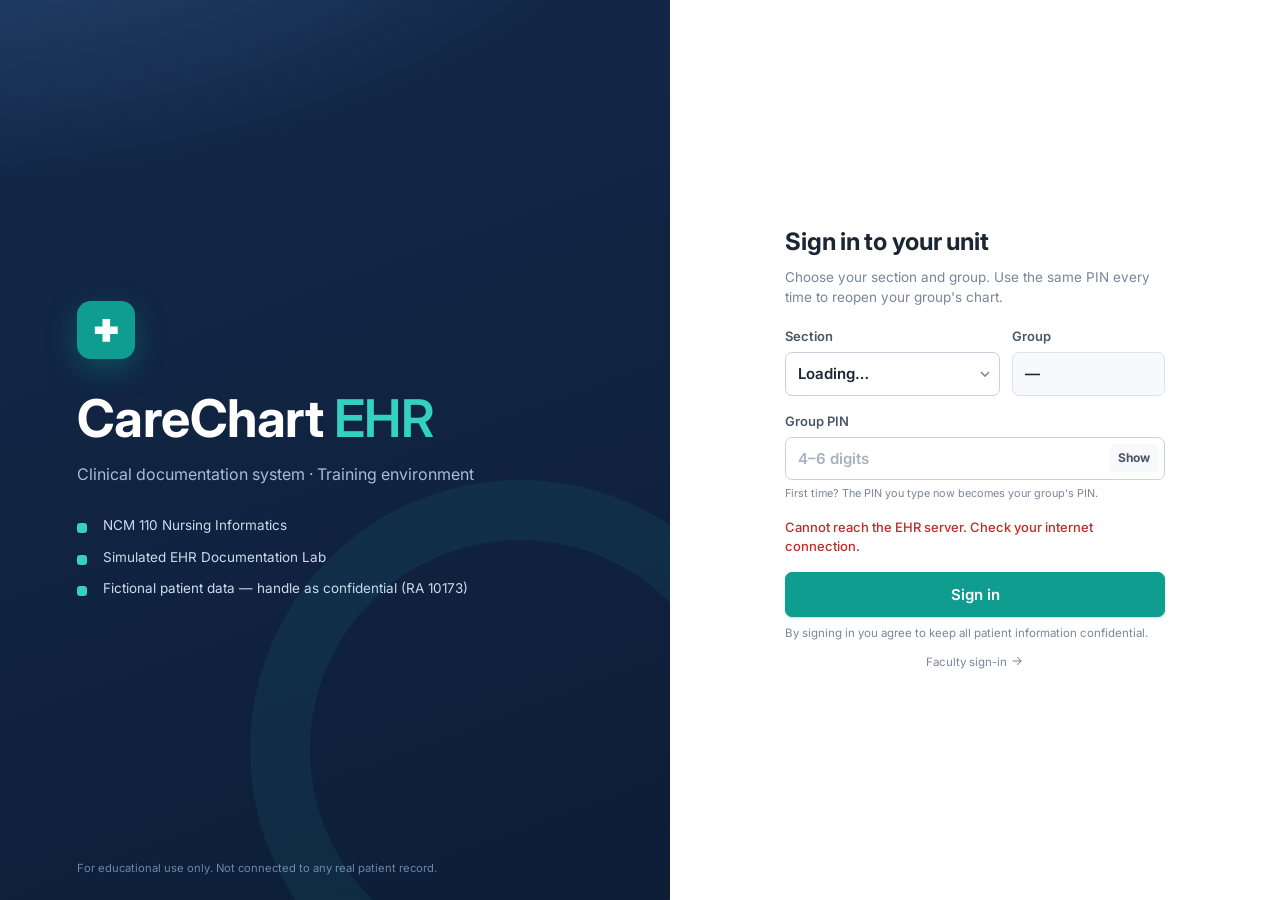
<file: index.html>
<!doctype html>
<html lang="en">
<head>
  <meta charset="utf-8">
  <meta name="viewport" content="width=device-width, initial-scale=1">
  <title>CareChart EHR – Training</title>
  <meta name="description" content="NCM 110 Nursing Informatics simulated electronic health record documentation lab.">
  <link rel="preconnect" href="https://fonts.googleapis.com">
  <link rel="preconnect" href="https://fonts.gstatic.com" crossorigin>
  <link href="https://fonts.googleapis.com/css2?family=Inter:wght@400;500;600;700&display=swap" rel="stylesheet">
  <link rel="stylesheet" href="css/ehr.css?v=7304e17-mwvwgg4s">
  <link rel="icon" href="data:image/svg+xml,%3Csvg xmlns='http://www.w3.org/2000/svg' viewBox='0 0 32 32'%3E%3Crect width='32' height='32' rx='7' fill='%231e3a5e'/%3E%3Cpath d='M13 7h6v6h6v6h-6v6h-6v-6H7v-6h6z' fill='%2334d1bf'/%3E%3C/svg%3E">
</head>
<body>

<!-- ============ LOGIN ============ -->
<div id="login" class="login">
  <div class="login-brand">
    <div class="brand-mark lg"><svg viewBox="0 0 32 32"><path d="M13 7h6v6h6v6h-6v6h-6v-6H7v-6h6z"/></svg></div>
    <h1>CareChart <span>EHR</span></h1>
    <p>Clinical documentation system · Training environment</p>
    <ul class="brand-points">
      <li>NCM 110 Nursing Informatics</li>
      <li>Simulated EHR Documentation Lab</li>
      <li>Fictional patient data — handle as confidential (RA 10173)</li>
    </ul>
    <small class="brand-foot">For educational use only. Not connected to any real patient record.</small>
  </div>
  <div class="login-panel">
    <form id="loginForm" class="login-form" autocomplete="off">
      <h2>Sign in to your unit</h2>
      <p class="muted">Choose your section and group. Use the same PIN every time to reopen your group's chart.</p>
      <div id="demoNote" class="demo-note" hidden><b>Demo mode.</b> No server is connected, so work is saved in this browser only.</div>
      <div class="login-row">
        <label>Section<select class="f" name="section" required><option value="">Loading…</option></select></label>
        <label>Group<select class="f" name="group" required disabled><option value="">—</option></select></label>
      </div>
      <label>Group PIN<span class="pw-wrap"><input class="f" name="pin" required type="password" inputmode="numeric" pattern="\d{4,6}" placeholder="4–6 digits" maxlength="6" autocomplete="off"><button type="button" class="pw-toggle" id="pinToggle" aria-label="Show PIN" aria-pressed="false">Show</button></span>
        <small class="muted">First time? The PIN you type now becomes your group's PIN.</small></label>
      <div id="loginErr" class="form-err" role="alert"></div>
      <div id="createBox" class="create-box" hidden role="alertdialog" aria-labelledby="createTitle">
        <b id="createTitle">No chart found for <span id="createId"></span></b>
        <p>Is this your group's <b>first time</b> signing in? If your group has signed in before, check that you picked the right section and group.</p>
        <div class="create-actions"><button type="button" class="btn sm" id="createNo">Fix section / group</button><button type="button" class="btn primary sm" id="createYes">Yes, create our chart</button></div>
      </div>
      <button class="btn primary lg block" type="submit" id="loginBtn">Sign in</button>
      <p class="tiny muted">By signing in you agree to keep all patient information confidential.</p>
      <p class="tiny faculty-link"><a href="instructor.html">Faculty sign-in <svg class="ico sm" viewBox="0 0 24 24" fill="none" stroke="currentColor" stroke-width="1.8" stroke-linecap="round" stroke-linejoin="round" aria-hidden="true"><path d="M5 12h14M13 6l6 6-6 6"/></svg></a></p>
    </form>
  </div>
</div>

<!-- ============ APP ============ -->
<div id="app" class="app" hidden>
  <header class="topbar">
    <button class="icon-btn menu-btn" id="menuBtn" aria-label="Menu"><svg class="ico" viewBox="0 0 24 24" fill="none" stroke="currentColor" stroke-width="1.8" stroke-linecap="round" stroke-linejoin="round" aria-hidden="true"><path d="M4 7h16M4 12h16M4 17h16"/></svg></button>
    <div class="brand"><div class="brand-mark"><svg viewBox="0 0 32 32"><path d="M13 7h6v6h6v6h-6v6h-6v-6H7v-6h6z"/></svg></div><b>CareChart</b><span class="env">TRAINING</span></div>
    <nav class="top-tabs" aria-label="Workspace">
      <button id="tabList" class="on">Patient List</button>
      <button id="tabChart" disabled>Patient chart</button>
    </nav>
    <button class="search-btn" id="searchBtn" title="Chart search (Ctrl+K)"><svg class="ico sm" viewBox="0 0 24 24" fill="none" stroke="currentColor" stroke-width="1.8" stroke-linecap="round" stroke-linejoin="round" aria-hidden="true"><path d="M11 4a7 7 0 1 0 0 14 7 7 0 0 0 0-14zM20 20l-4-4"/></svg> <span>Chart search</span><kbd>Ctrl K</kbd></button>
    <div class="top-right">
      <span id="syncStatus" class="sync"><i></i><span>Saved</span></span>
      <span class="presence" id="presence" aria-label="Groupmates online"></span>
      <button class="me-chip" id="meChip" type="button" title="You are charting as… (click to switch user)">
        <span class="avatar sm" id="userAvatar">?</span><span class="me-name" id="meName"></span>
      </button>
      <button class="btn ghost sm on-dark" id="modeBtn" hidden title="Open your practice chart (not graded)">Practice</button>
      <button class="btn ghost sm on-dark" id="lockBtn" title="Lock screen">Lock</button>
      <button class="btn ghost sm on-dark" id="logoutBtn">Sign out</button>
    </div>
  </header>

  <!-- patient list / unit census -->
  <section class="census" id="census">
    <div class="census-head">
      <div><div class="crumb"><span id="unitTitle">Unit</span> · Day shift</div><h1>My Patient List</h1></div>
      <div class="census-meta"><span><b id="cenCount"></b> patients on unit</span><span><b>1</b> assigned to your group</span><span id="cenTime"></span></div>
    </div>
    <div class="card flush census-card">
      <div class="tbl-wrap"><table class="tbl census-tbl">
        <thead><tr><th style="width:56px">Bed</th><th>Patient</th><th style="width:80px">Age/Sex</th><th>Attending</th><th>Diagnosis</th><th style="width:110px">Allergies</th><th style="width:70px">Fall</th><th style="width:90px">Isolation</th><th style="width:70px" title="Early warning score">EWS</th><th style="width:110px">Care team</th></tr></thead>
        <tbody id="cenRows"></tbody>
      </table></div>
    </div>
    <p class="hint census-hint">Click your assigned patient to open the chart. Opening a chart without a care relationship is logged.</p>
  </section>

  <div class="chart" id="chart" hidden>
  <div class="mode-bar" id="modeBar" hidden role="status"></div>
    <div class="case-upd" id="caseUpd" hidden role="status"><svg class="ico sm" viewBox="0 0 24 24" fill="none" stroke="currentColor" stroke-width="1.8" stroke-linecap="round" stroke-linejoin="round" aria-hidden="true"><path d="M20 11a8 8 0 1 0-2.3 5.7M20 5v6h-6"/></svg><span><b>Your instructor updated this patient's case.</b> Reload to see the latest orders, data cards and charts. Your group's work is kept.</span><button type="button" class="btn sm primary" id="caseUpdBtn">Reload now</button><button type="button" class="btn sm ghost" id="caseUpdLater">Later</button></div>
  <div class="banner" id="banner"></div>
    <div class="ehr" id="ehr">
      <nav class="ehr-nav" aria-label="Chart navigation"></nav>
      <main class="ehr-main" id="main"></main>
    </div>
    <div class="scrim" id="scrim"></div>
  </div>

  <footer class="statusbar">
    <span><i class="dot-ok"></i>Connected · <b id="envLbl">TRAIN</b></span>
    <span id="sbUser">User: —</span>
    <span id="sbEnc">Encounter: Inpatient · Day 1</span>
    <span class="sb-right" id="sbSaved"></span>
    <span>CareChart 3.2 · NCM 110</span>
  </footer>
</div>

<!-- practice or graded chart -->
<div class="modal" id="modeModal" hidden>
  <div class="modal-box mode-box" role="dialog" aria-labelledby="modeTitle">
    <h2 id="modeTitle">Which chart do you want to open?</h2>
    <p class="muted">You can switch at any time from the top bar.</p>
    <div class="mode-cards" id="modeCards"></div>
  </div>
</div>

<!-- who is using this device -->
<div class="modal" id="whoModal" hidden>
  <div class="modal-box who-box" role="dialog" aria-labelledby="whoTitle">
    <div class="modal-head"><h2 id="whoTitle">Who are you?</h2><button type="button" class="icon-btn" id="whoClose" aria-label="Close" hidden><svg class="ico sm" viewBox="0 0 24 24" fill="none" stroke="currentColor" stroke-width="1.8" stroke-linecap="round" aria-hidden="true"><path d="M6 6l12 12M18 6L6 18"/></svg></button></div>
    <p class="muted">Each groupmate charts on their own device. Your name is recorded on every change you make, and this device will remember you.</p>
    <div class="who-sec">If you're already on your team, choose your name</div>
    <div class="who-list" id="whoList"></div>
    <form class="who-form" id="whoForm" autocomplete="off">
      <div class="who-sec">Not on the list? Add yourself</div>
      <div class="who-row">
        <label>Full name<input class="f" id="whoName" placeholder="e.g., Ana Cruz" maxlength="60"></label>
        <label>Your role<select class="f" id="whoRole"></select></label>
      </div>
      <div class="form-err" id="whoErr"></div>
      <button class="btn primary block" type="submit">Continue as this person</button>
    </form>
  </div>
</div>

<!-- patient identification -->
<div class="modal" id="verifyModal" hidden>
  <div class="modal-box verify">
    <h2>Verify patient identity</h2>
    <p class="muted">Confirm <b>two identifiers</b> against the wristband before opening the chart.</p>
    <div class="wristband" id="wristband"></div>
    <label>Identifier 1 – Full name<select class="f" id="vName"></select></label>
    <label>Identifier 2 – Date of birth or hospital number<input class="f" id="vId" placeholder="Type the DOB or hospital number"></label>
    <div class="form-err" id="vErr"></div>
    <div class="modal-actions"><button class="btn ghost" data-close>Cancel</button><button class="btn primary" id="vGo">Confirm &amp; open chart</button></div>
  </div>
</div>

<!-- best practice advisory -->
<div class="modal" id="bpaModal" hidden>
  <div class="modal-box bpa">
    <div class="bpa-head"><span class="bpa-ico">!</span><div><small>Clinical Decision Support · Best Practice Advisory</small><h2 id="bpaTitle"></h2></div></div>
    <div class="bpa-body" id="bpaBody"></div>
    <div class="bpa-ack"><b>Acknowledge reason</b><div id="bpaActions"></div></div>
    <div class="modal-actions"><button class="btn primary" id="bpaOk" disabled>Accept</button></div>
  </div>
</div>

<!-- chart search -->
<div class="modal top" id="searchModal" hidden>
  <div class="modal-box search-box">
    <input class="f" id="searchInput" placeholder="Search the chart: flowsheet, allergy, MAR, care plan…" autocomplete="off">
    <ul id="searchList" class="search-list"></ul>
  </div>
</div>

<!-- sign modal -->
<div class="modal" id="signModal" hidden>
  <div class="modal-box">
    <h2>Electronic signature</h2>
    <p class="muted" id="signDesc">You are signing the record for <b id="signRecord"></b>. After signing, the chart is submitted to your instructor and locked.</p>
    <label>Signed by<select class="f" id="signBy"></select></label>
    <label>Title<input class="f" id="signTitle" value="Student Nurse"></label>
    <label>Re-enter group PIN to sign<input class="f" id="signPin" type="password" inputmode="numeric" maxlength="6"></label>
    <div id="signIssues" class="sign-issues"></div>
    <div id="signErr" class="form-err"></div>
    <div class="modal-actions"><button class="btn ghost" data-close>Cancel</button><button class="btn primary" id="signGo">Sign & submit</button></div>
  </div>
</div>

<!-- lock screen -->
<div class="lockscreen" id="lockScreen" hidden>
  <div class="lock-box">
    <div class="brand-mark lg"><svg viewBox="0 0 32 32"><path d="M13 7h6v6h6v6h-6v6h-6v-6H7v-6h6z"/></svg></div>
    <h2>Session locked</h2>
    <p class="muted">The screen was locked to protect patient information. Enter your group PIN to continue.</p>
    <input class="f" id="unlockPin" type="password" inputmode="numeric" maxlength="6" placeholder="Group PIN">
    <div class="form-err" id="unlockErr"></div>
    <button class="btn primary block" id="unlockBtn">Unlock</button>
  </div>
</div>

<div class="toasts" id="toasts"></div>

<script src="js/config.js?v=7304e17-mwvwgg4s"></script>
<script src="js/core.js?v=7304e17-mwvwgg4s"></script>
<script src="js/case-data.js?v=7304e17-mwvwgg4s"></script>
<script src="js/ehr-visuals.js?v=7304e17-mwvwgg4s"></script>
<script src="js/api.js?v=7304e17-mwvwgg4s"></script>
<script src="js/ehr.js?v=7304e17-mwvwgg4s"></script>
<script src="js/student.js?v=7304e17-mwvwgg4s"></script>
</body>
</html>
</file>
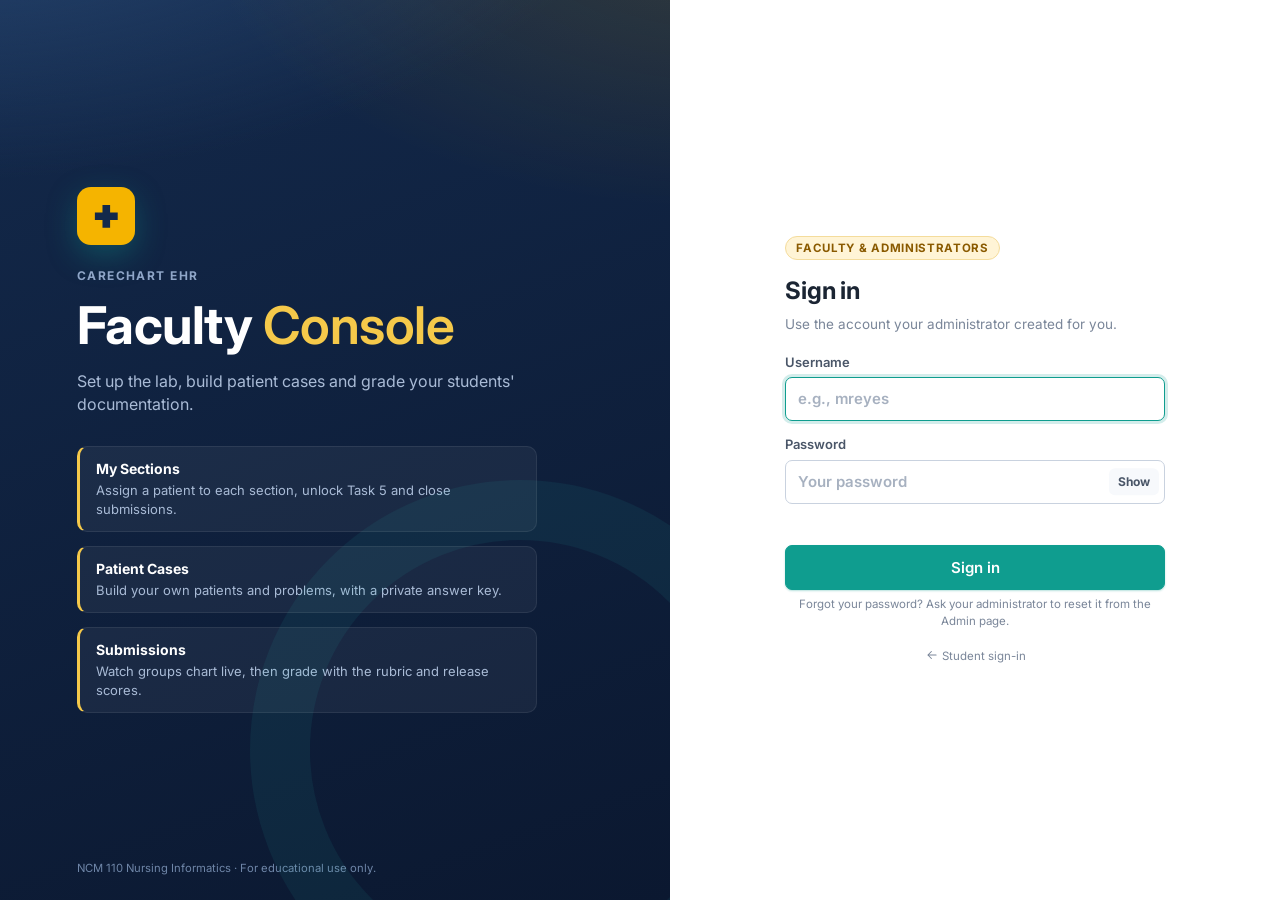
<file: instructor.html>
<!doctype html>
<html lang="en">
<head>
  <meta charset="utf-8">
  <meta name="viewport" content="width=device-width, initial-scale=1">
  <title>CareChart Faculty Console</title>
  <meta name="robots" content="noindex">
  <link rel="preconnect" href="https://fonts.googleapis.com">
  <link rel="preconnect" href="https://fonts.gstatic.com" crossorigin>
  <link href="https://fonts.googleapis.com/css2?family=Inter:wght@400;500;600;700&display=swap" rel="stylesheet">
  <link rel="stylesheet" href="css/ehr.css?v=7304e17-mwvwgg4s">
  <link rel="stylesheet" href="css/instructor.css?v=7304e17-mwvwgg4s">
  <link rel="icon" href="data:image/svg+xml,%3Csvg xmlns='http://www.w3.org/2000/svg' viewBox='0 0 32 32'%3E%3Crect width='32' height='32' rx='7' fill='%2313294b'/%3E%3Cpath d='M13 7h6v6h6v6h-6v6h-6v-6H7v-6h6z' fill='%23f5b400'/%3E%3C/svg%3E">
</head>
<body class="inst">

<!-- ============ SIGN IN ============ -->
<div id="iLogin" class="login fac-login" hidden>
  <div class="login-brand fac-brand">
    <div class="brand-mark lg fac-mark"><svg viewBox="0 0 32 32"><path d="M13 7h6v6h6v6h-6v6h-6v-6H7v-6h6z"/></svg></div>
    <div class="fac-kicker">CareChart EHR</div>
    <h1>Faculty <span>Console</span></h1>
    <p>Set up the lab, build patient cases and grade your students' documentation.</p>
    <ul class="fac-feats">
      <li><b>My Sections</b><span>Assign a patient to each section, unlock Task 5 and close submissions.</span></li>
      <li><b>Patient Cases</b><span>Build your own patients and problems, with a private answer key.</span></li>
      <li><b>Submissions</b><span>Watch groups chart live, then grade with the rubric and release scores.</span></li>
    </ul>
    <small class="brand-foot">NCM 110 Nursing Informatics · For educational use only.</small>
  </div>
  <div class="login-panel">
    <form id="iLoginForm" class="login-form" autocomplete="on" novalidate>
      <div class="fac-badge">Faculty &amp; administrators</div>
      <h2>Sign in</h2>
      <p class="muted">Use the account your administrator created for you.</p>
      <div id="iNotice" class="notice" hidden></div>
      <label for="iUser">Username
        <input class="f" id="iUser" name="username" autocomplete="username" autocapitalize="off" spellcheck="false" placeholder="e.g., mreyes"></label>
      <label for="iPw">Password
        <span class="pw-wrap"><input class="f" type="password" id="iPw" name="password" autocomplete="current-password" placeholder="Your password">
          <button type="button" class="pw-toggle" id="iPwToggle" aria-label="Show password" aria-pressed="false">Show</button></span>
        <small class="caps" id="iCaps" hidden><svg class="ico sm" viewBox="0 0 24 24" fill="none" stroke="currentColor" stroke-width="1.8" stroke-linecap="round" stroke-linejoin="round" aria-hidden="true"><path d="M12 4l7 8h-4v5H9v-5H5zM9 20h6"/></svg> Caps Lock is on</small></label>
      <div id="iErr" class="form-err" role="alert"></div>
      <button class="btn primary lg block" type="submit" id="iLoginBtn"><span class="spin" aria-hidden="true"></span><span class="btn-lbl">Sign in</span></button>
      <p class="tiny muted help-line">Forgot your password? Ask your administrator to reset it from the Admin page.</p>
      <div id="iDemo" class="demo-box" hidden>
        <div class="demo-head"><b>Demo mode</b><span>Data stays in this browser. Pick an account to fill it in:</span></div>
        <div class="demo-accts">
          <button type="button" data-u="admin" data-p="admin123"><b>Administrator</b><small>admin</small></button>
          <button type="button" data-u="mreyes" data-p="demo123"><b>Prof. M. Reyes</b><small>BSN3A, BSN3B</small></button>
          <button type="button" data-u="jcruz" data-p="demo123"><b>Prof. J. Cruz</b><small>BSN3C</small></button>
        </div>
      </div>
      <p class="tiny faculty-link"><a href="index.html"><svg class="ico sm" viewBox="0 0 24 24" fill="none" stroke="currentColor" stroke-width="1.8" stroke-linecap="round" stroke-linejoin="round" aria-hidden="true"><path d="M19 12H5M11 6l-6 6 6 6"/></svg> Student sign-in</a></p>
    </form>
  </div>
</div>

<!-- ============ APP ============ -->
<div id="iApp" class="app" hidden>
  <header class="topbar">
    <div class="brand"><div class="brand-mark"><svg viewBox="0 0 32 32"><path d="M13 7h6v6h6v6h-6v6h-6v-6H7v-6h6z"/></svg></div><b>CareChart</b><span class="env inst-env">FACULTY</span></div>
    <nav class="top-tabs" id="mainNav" aria-label="Faculty sections">
      <button data-view="subs">Submissions</button>
      <button data-view="sections">My Sections</button>
      <button data-view="cases">Patient Cases</button>
      <button data-view="admin" id="navAdmin" hidden>Admin</button>
    </nav>
    <div class="top-mid" id="crumbs"></div>
    <div class="top-right">
      <button class="btn ghost sm on-dark" id="backBtn" hidden><svg class="ico sm" viewBox="0 0 24 24" fill="none" stroke="currentColor" stroke-width="1.8" stroke-linecap="round" stroke-linejoin="round" aria-hidden="true"><path d="M19 12H5M11 6l-6 6 6 6"/></svg> All submissions</button>
      <div class="acct">
        <button class="acct-btn" id="acctBtn"><span class="avatar sm" id="acctAv">?</span><span id="acctName"></span><span class="caret">▾</span></button>
        <div class="acct-menu" id="acctMenu" hidden>
          <div class="acct-who"><b id="acctFull"></b><small id="acctRole"></small></div>
          <button id="pwBtn">Change password</button>
          <button id="iLogout">Sign out</button>
        </div>
      </div>
    </div>
  </header>

  <!-- SUBMISSIONS -->
  <main class="i-main" id="view-subs" hidden>
    <div class="view">
      <div class="pg-head"><div><div class="crumb">Your sections</div><h1>Submissions</h1><p class="pg-desc">Charts from the sections you handle, with live progress. Open a chart to review it exactly as the students see it and complete the rubric.</p></div>
        <div class="head-side"><span class="live"><span class="live-dot"></span><span id="liveTxt">Live</span></span><button class="btn sm" id="exportBtn">Export grades (CSV)</button><button class="btn sm" id="refreshBtn">Refresh</button></div></div>
      <div class="stats" id="stats"></div>
      <div class="analytics" id="analytics"></div>
      <section class="card flush">
        <div class="tbl-toolbar">
          <select class="f" id="fSection"><option value="">All my sections</option></select>
          <input class="f search" id="q" placeholder="Search group or student name…">
          <div class="seg" id="fStatus"><button class="on" data-v="">All</button><button data-v="draft">In progress</button><button data-v="submitted">Submitted</button><button data-v="graded">Graded</button></div>
        </div>
        <div class="tbl-wrap"><table class="tbl sub-tbl"><thead><tr><th>Group</th><th style="width:150px">Status</th><th style="width:190px">Progress</th><th style="width:130px">Last activity</th><th style="width:130px">Score</th><th style="width:90px"></th></tr></thead><tbody id="subRows"><tr><td colspan="6" class="empty">Loading…</td></tr></tbody></table></div>
      </section>
    </div>
  </main>

  <!-- MY SECTIONS -->
  <main class="i-main" id="view-sections" hidden>
    <div class="view">
      <div class="pg-head"><div><div class="crumb">Class setup</div><h1>My Sections</h1><p class="pg-desc">Set how many groups each section has, choose the patient case they chart, and control Task 5 and the submission deadline. Sections are created by the administrator.</p></div></div>
      <div class="sec-grid" id="secGrid"></div>
    </div>
  </main>

  <!-- PATIENT CASES -->
  <main class="i-main" id="view-cases" hidden>
    <div class="view">
      <div class="pg-head"><div><div class="crumb">Case library</div><h1>Patient Cases</h1><p class="pg-desc">Build your own patients and problems. Your cases are private to you. Start from the built-in sample or a blank case, then assign a case to a section under <b>My Sections</b>.</p></div>
        <div class="head-side"><button class="btn sm" id="newBlank">+ Blank case</button><button class="btn sm primary" id="newFromSample">+ New from sample</button></div></div>
      <div class="case-grid" id="caseGrid"></div>
    </div>
  </main>
  <div class="editor-view" id="view-editor" hidden></div>

  <!-- ADMIN -->
  <main class="i-main" id="view-admin" hidden>
    <div class="view">
      <div class="pg-head"><div><div class="crumb">Administrator</div><h1>Accounts &amp; Sections</h1><p class="pg-desc">Create instructor accounts and decide which sections each instructor handles. Each instructor then sets the number of groups and assigns a patient case under My Sections.</p></div></div>
      <section class="card flush">
        <div class="sec-bar"><b>Instructors</b><span id="instCount"></span><button class="btn sm primary" id="addInst" style="margin-left:auto">+ Add instructor</button></div>
        <div class="tbl-wrap"><table class="tbl"><thead><tr><th>Name</th><th>Username</th><th style="width:110px">Role</th><th>Sections</th><th style="width:100px">Status</th><th style="width:360px"></th></tr></thead><tbody id="instRows"></tbody></table></div>
      </section>
      <section class="card flush">
        <div class="sec-bar"><b>Sections</b><span id="secCount"></span><button class="btn sm primary" id="addSec" style="margin-left:auto">+ Add section</button></div>
        <div class="tbl-wrap"><table class="tbl"><thead><tr><th style="width:120px">Section</th><th>Instructor</th><th style="width:90px">Groups</th><th>Patient case</th><th style="width:90px">Charts</th><th style="width:170px"></th></tr></thead><tbody id="secRows"></tbody></table></div>
      </section>
    </div>
  </main>

  <!-- REVIEW -->
  <div class="review" id="reviewView" hidden>
    <div class="review-ehr">
      <div class="banner" id="rBanner"></div>
      <div class="ehr" id="rEhr"><nav class="ehr-nav"></nav><main class="ehr-main"></main></div>
    </div>
    <aside class="grade-panel" id="gradePanel"></aside>
  </div>
</div>

<!-- case preview (student view, nothing is saved) -->
<div class="preview-wrap" id="preview" hidden>
  <div class="preview-bar"><span class="pill amber">Preview</span><b id="pvTitle"></b><span class="muted small">This is what students see. Nothing you type here is saved.</span><button class="btn sm" id="pvClose">Close preview</button></div>
  <div class="banner" id="pvBanner"></div>
  <div class="ehr" id="pvEhr"><nav class="ehr-nav"></nav><main class="ehr-main"></main></div>
</div>

<!-- generic form modal -->
<div class="modal" id="formModal" hidden>
  <form class="modal-box" id="fmForm">
    <div class="modal-head"><h2 id="fmTitle"></h2><button type="button" class="icon-btn" data-close aria-label="Close"><svg class="ico sm" viewBox="0 0 24 24" fill="none" stroke="currentColor" stroke-width="1.8" stroke-linecap="round" stroke-linejoin="round" aria-hidden="true"><path d="M6 6l12 12M18 6L6 18"/></svg></button></div>
    <div id="fmBody" class="fm-body"></div>
    <div class="form-err" id="fmErr"></div>
    <div class="modal-actions"><button type="button" class="btn ghost" data-close>Cancel</button><button class="btn primary" type="submit" id="fmSubmit">Save</button></div>
  </form>
</div>

<div class="modal" id="trailModal" hidden>
  <div class="modal-box wide">
    <div class="modal-head"><h2>Audit trail</h2><button class="icon-btn" data-close aria-label="Close"><svg class="ico sm" viewBox="0 0 24 24" fill="none" stroke="currentColor" stroke-width="1.8" stroke-linecap="round" stroke-linejoin="round" aria-hidden="true"><path d="M6 6l12 12M18 6L6 18"/></svg></button></div>
    <p class="muted small">Every field change, with the user who was logged in and the time — like a hospital EHR access log.</p>
    <div class="trail-wrap"><table class="tbl compact"><thead><tr><th>Time</th><th>User</th><th>Screen</th><th>Field</th></tr></thead><tbody id="trailRows"></tbody></table></div>
  </div>
</div>

<div class="toasts" id="toasts"></div>

<script src="js/config.js?v=7304e17-mwvwgg4s"></script>
<script src="js/core.js?v=7304e17-mwvwgg4s"></script>
<script src="js/case-data.js?v=7304e17-mwvwgg4s"></script>
<script src="js/ehr-visuals.js?v=7304e17-mwvwgg4s"></script>
<script src="js/api.js?v=7304e17-mwvwgg4s"></script>
<script src="js/ehr.js?v=7304e17-mwvwgg4s"></script>
<script src="js/case-editor.js?v=7304e17-mwvwgg4s"></script>
<script src="js/instructor.js?v=7304e17-mwvwgg4s"></script>
</body>
</html>
</file>
<file: css/ehr.css>
/* CareChart EHR — training UI */
:root {
  --navy: #13294b; --navy-2: #1e3a5e; --navy-3: #2b4c78;
  --teal: #0f9d8f; --teal-2: #34d1bf; --teal-bg: #e6f6f4;
  --bg: #eef2f7; --panel: #ffffff; --panel-2: #f7f9fc; --ref: #f3f5f8;
  --line: #dde3ec; --line-2: #c9d2df;
  --ink: #1b2533; --ink-2: #4a5668; --ink-3: #7a8699;
  --red: #c62828; --red-bg: #fdecec; --amber: #b26a00; --amber-bg: #fff4e0; --green: #1e8e4e; --green-bg: #e7f6ed;
  --blue: #2563eb; --blue-bg: #eaf1ff;
  --r: 10px; --r-sm: 7px;
  --sh: 0 1px 2px rgba(16, 32, 64, .06), 0 1px 3px rgba(16, 32, 64, .05);
  --sh-lg: 0 18px 50px rgba(16, 32, 64, .22);
  --nav-w: 248px;
  font-synthesis: none;
}
* { box-sizing: border-box; }
html, body { height: 100%; }
body { margin: 0; font: 14px/1.45 Inter, system-ui, -apple-system, "Segoe UI", sans-serif; color: var(--ink); background: var(--bg); -webkit-font-smoothing: antialiased; }
[hidden] { display: none !important; }
button { font: inherit; cursor: pointer; }
h1, h2, h3 { margin: 0; letter-spacing: -.01em; }
.muted { color: var(--ink-3); } .small { font-size: 12.5px; } .tiny { font-size: 11.5px; }

/* ---------- controls ---------- */
.f { width: 100%; font: inherit; color: var(--ink); background: #fff; border: 1px solid var(--line-2); border-radius: var(--r-sm); padding: 7px 9px; transition: border-color .15s, box-shadow .15s, background .15s; }
textarea.f { resize: vertical; min-height: 36px; line-height: 1.4; }
select.f { padding-right: 26px; appearance: none; background: #fff url("data:image/svg+xml,%3Csvg xmlns='http://www.w3.org/2000/svg' width='10' height='6'%3E%3Cpath d='M1 1l4 4 4-4' stroke='%237a8699' fill='none' stroke-width='1.6'/%3E%3C/svg%3E") no-repeat right 9px center; }
.f:hover:not(:disabled) { border-color: #9fb0c6; }
.f:focus { outline: none; border-color: var(--teal); box-shadow: 0 0 0 3px rgba(15, 157, 143, .18); }
.f:disabled { background: var(--panel-2); color: var(--ink); opacity: 1; cursor: default; border-color: var(--line); -webkit-text-fill-color: var(--ink); }
.f::placeholder { color: #a7b1c0; }
.f.narrow { min-width: 64px; }

.btn { display: inline-flex; align-items: center; justify-content: center; gap: 7px; border: 1px solid var(--line-2); background: #fff; color: var(--ink); border-radius: var(--r-sm); padding: 8px 14px; font-weight: 600; transition: background .15s, border-color .15s, transform .05s, box-shadow .15s; white-space: nowrap; }
.btn:hover { background: var(--panel-2); border-color: #9fb0c6; }
.btn:active { transform: translateY(1px); }
.btn:disabled { opacity: .5; cursor: not-allowed; }
.btn.primary { background: var(--teal); border-color: var(--teal); color: #fff; box-shadow: 0 1px 2px rgba(15, 157, 143, .3); }
.btn.primary:hover:not(:disabled) { background: #0c897d; }
.btn.danger { color: var(--red); }
.btn.ghost { background: transparent; }
.btn.sm { padding: 5px 10px; font-size: 13px; }
.btn.lg { padding: 11px 18px; font-size: 15px; }
.btn.block { width: 100%; }
.btn .ico { width: 18px; height: 18px; }
.btn.on-dark { color: #dce6f5; border-color: rgba(255, 255, 255, .22); }
.btn.on-dark:hover { background: rgba(255, 255, 255, .1); }
.icon-btn { border: 0; background: transparent; color: var(--ink-3); width: 28px; height: 28px; border-radius: 6px; display: inline-grid; place-items: center; }
.icon-btn:hover { background: var(--red-bg); color: var(--red); }
.link { border: 0; background: none; color: var(--teal); font-weight: 600; padding: 0 2px; text-decoration: underline; text-underline-offset: 2px; }

.chk { display: inline-flex; align-items: center; gap: 9px; cursor: pointer; user-select: none; }
.chk input { position: absolute; opacity: 0; width: 0; height: 0; }
.chk .box { width: 20px; height: 20px; border-radius: 5px; border: 1.5px solid var(--line-2); background: #fff; display: grid; place-items: center; flex: none; transition: all .15s; }
.chk input:checked + .box { background: var(--teal); border-color: var(--teal); }
.chk input:checked + .box::after { content: ""; width: 5px; height: 10px; border: solid #fff; border-width: 0 2px 2px 0; transform: rotate(45deg) translate(-1px, -1px); }
.chk input:focus-visible + .box { box-shadow: 0 0 0 3px rgba(15, 157, 143, .25); }
.chk input:disabled + .box { opacity: .75; }

.ico { width: 20px; height: 20px; flex: none; }
.ico.sm { width: 14px; height: 14px; }
.ico.big { width: 44px; height: 44px; color: var(--ink-3); }

.pill { display: inline-block; padding: 2px 9px; border-radius: 999px; font-size: 12px; font-weight: 600; background: var(--panel-2); color: var(--ink-2); border: 1px solid var(--line); }
.pill.red { background: var(--red-bg); color: var(--red); border-color: #f5c2c2; }
.pill.green { background: var(--green-bg); color: var(--green); border-color: #bfe5cd; }
.pill.amber { background: var(--amber-bg); color: var(--amber); border-color: #f4d7a6; }
.pill.blue { background: var(--blue-bg); color: var(--blue); border-color: #c6d7fb; }
.pill.grey { color: var(--ink-3); }
.tag { display: inline-block; font-size: 11.5px; font-weight: 600; letter-spacing: .02em; color: var(--navy-3); background: #eaf0f8; border-radius: 5px; padding: 2px 7px; }
.chip { display: inline-block; font-size: 12px; font-weight: 600; background: var(--teal-bg); color: #0b6f65; border-radius: 6px; padding: 2px 7px; margin: 2px 4px 2px 0; cursor: default; }
.avatar { width: 38px; height: 38px; border-radius: 50%; background: var(--navy-3); color: #fff; display: grid; place-items: center; font-weight: 700; font-size: 14px; flex: none; }
.avatar.sm { width: 26px; height: 26px; font-size: 11px; background: var(--teal); }

/* ---------- login ---------- */
.login { min-height: 100vh; display: grid; grid-template-columns: 1.1fr 1fr; }
.login-brand { background: radial-gradient(1200px 600px at -10% -20%, #2b4c78 0%, transparent 60%), linear-gradient(160deg, #13294b 0%, #0d1d36 100%); color: #e6eef9; padding: 64px clamp(28px, 6vw, 80px); display: flex; flex-direction: column; justify-content: center; position: relative; overflow: hidden; }
.login-brand::after { content: ""; position: absolute; right: -120px; bottom: -120px; width: 420px; height: 420px; border-radius: 50%; border: 60px solid rgba(52, 209, 191, .07); }
.login-brand h1 { font-size: clamp(34px, 4.4vw, 52px); font-weight: 700; margin: 22px 0 6px; color: #fff; }
.login-brand h1 span { color: var(--teal-2); font-weight: 600; }
.login-brand > p { color: #a9bbd6; font-size: 16px; margin: 0 0 30px; }
.brand-points { list-style: none; padding: 0; margin: 0; display: grid; gap: 12px; }
.brand-points li { padding-left: 26px; position: relative; color: #cfdbec; }
.brand-points li::before { content: ""; position: absolute; left: 0; top: 7px; width: 10px; height: 10px; border-radius: 3px; background: var(--teal-2); }
.brand-foot { position: absolute; bottom: 24px; left: clamp(28px, 6vw, 80px); color: #6f86a8; }
.brand-mark { width: 30px; height: 30px; border-radius: 8px; background: var(--teal); display: grid; place-items: center; flex: none; }
.brand-mark svg { width: 70%; height: 70%; fill: #fff; }
.brand-mark.lg { width: 58px; height: 58px; border-radius: 14px; box-shadow: 0 10px 30px rgba(15, 157, 143, .35); }
.login-panel { display: grid; place-items: center; padding: 40px 24px; background: #fff; }
.login-form { width: 100%; max-width: 380px; display: grid; gap: 16px; }
.login-form h2 { font-size: 24px; }
.login-form > p { margin: -8px 0 4px; }
.login-form label, .modal-box label, .lock-box label { display: grid; gap: 6px; font-weight: 600; font-size: 13px; color: var(--ink-2); }
.login-form label small { font-weight: 400; }
.login-form .f { padding: 10px 12px; font-size: 15px; }
.demo-note { background: var(--amber-bg); color: #7a4a00; border: 1px solid #f4d7a6; border-radius: var(--r-sm); padding: 10px 12px; font-size: 13px; }
.form-err { color: var(--red); font-size: 13px; min-height: 1em; font-weight: 500; }

/* ---------- app shell ---------- */
.app { height: 100vh; display: flex; flex-direction: column; }
.topbar { height: 52px; flex: none; display: flex; align-items: center; gap: 16px; padding: 0 16px; background: var(--navy); color: #e6eef9; }
.brand { display: flex; align-items: center; gap: 9px; font-size: 16px; }
.brand b { font-weight: 700; color: #fff; }
.env { font-size: 10.5px; font-weight: 700; letter-spacing: .08em; background: #f5b400; color: #2b2100; border-radius: 4px; padding: 2px 6px; }
.top-mid { color: #a9bbd6; font-size: 13px; display: flex; gap: 8px; }
.top-mid .sep { opacity: .5; }
.top-right { margin-left: auto; display: flex; align-items: center; gap: 10px; }
.menu-btn { display: none; color: #fff; font-size: 18px; }
.menu-btn:hover { background: rgba(255, 255, 255, .1); color: #fff; }
.sync { display: inline-flex; align-items: center; gap: 7px; font-size: 12.5px; color: #cfdbec; padding: 4px 10px; border-radius: 999px; background: rgba(255, 255, 255, .07); }
.sync i { width: 8px; height: 8px; border-radius: 50%; background: #48d597; }
.sync.pending i { background: #f5b400; } .sync.saving i { background: #7fb3ff; animation: pulse 1s infinite; } .sync.err i { background: #ff6b6b; }
@keyframes pulse { 50% { opacity: .35; } }
.user-sel { display: inline-flex; align-items: center; gap: 7px; background: rgba(255, 255, 255, .07); border-radius: 999px; padding: 3px 4px 3px 4px; }
.user-sel select { background: transparent; color: #fff; border: 0; font: inherit; font-size: 13px; font-weight: 600; padding-right: 6px; max-width: 160px; cursor: pointer; }
.user-sel select:focus { outline: none; }
.user-sel option { color: var(--ink); }

/* patient banner */
.banner { flex: none; display: flex; align-items: center; gap: 20px; padding: 10px 18px; background: #fff; border-bottom: 1px solid var(--line); box-shadow: 0 1px 0 rgba(16, 32, 64, .03); flex-wrap: wrap; position: relative; z-index: 2; }
.pt-photo { width: 46px; height: 46px; border-radius: 10px; background: linear-gradient(135deg, #dbe6f4, #c3d3e8); color: var(--navy-2); display: grid; place-items: center; font-weight: 700; flex: none; }
.pt-name { font-size: 17px; font-weight: 700; color: var(--navy); }
.pt-name .nick { font-weight: 500; color: var(--ink-3); font-size: 14px; }
.pt-ids { display: flex; gap: 14px; font-size: 12.5px; color: var(--ink-2); flex-wrap: wrap; }
.pt-ids b { color: var(--ink); font-weight: 600; }
.pt-cols { display: flex; gap: 22px; padding-left: 20px; border-left: 1px solid var(--line); flex-wrap: wrap; }
.pt-cols small { display: block; font-size: 11px; text-transform: uppercase; letter-spacing: .05em; color: var(--ink-3); font-weight: 600; }
.pt-cols b { font-size: 13px; font-weight: 600; }
.pt-flags { margin-left: auto; display: flex; gap: 8px; flex-wrap: wrap; }
.flag-allergy { background: var(--red); color: #fff; font-weight: 700; font-size: 12px; padding: 5px 10px; border-radius: 6px; letter-spacing: .01em; }
.flag-chip { background: var(--blue-bg); color: var(--blue); font-weight: 600; font-size: 12px; padding: 5px 10px; border-radius: 6px; }
.flag-chip.fall { background: var(--amber-bg); color: var(--amber); }

.ehr { flex: 1; min-height: 0; display: flex; position: relative; }
.ehr-nav { width: var(--nav-w); flex: none; background: #fff; border-right: 1px solid var(--line); overflow-y: auto; padding: 10px 10px 30px; }
.nav-sec { font-size: 10.5px; font-weight: 700; letter-spacing: .09em; text-transform: uppercase; color: var(--ink-3); padding: 14px 10px 6px; }
.nav-item { width: 100%; display: flex; align-items: center; gap: 11px; padding: 8px 10px; border: 0; background: transparent; border-radius: 8px; color: var(--ink-2); text-align: left; transition: background .12s, color .12s; position: relative; }
.nav-item:hover { background: var(--panel-2); color: var(--ink); }
.nav-item.on { background: var(--teal-bg); color: #0b6f65; }
.nav-item.on::before { content: ""; position: absolute; left: -10px; top: 8px; bottom: 8px; width: 3px; border-radius: 0 3px 3px 0; background: var(--teal); }
.nav-txt { display: grid; flex: 1; min-width: 0; }
.nav-txt b { font-weight: 600; font-size: 13.5px; }
.nav-txt small { font-size: 11.5px; color: var(--ink-3); }
.nav-pct { font-size: 11px; font-weight: 600; color: var(--ink-3); }
.ok-dot { width: 18px; height: 18px; border-radius: 50%; background: var(--green); color: #fff; font-size: 11px; display: grid; place-items: center; font-weight: 700; }
.ehr-main { flex: 1; min-width: 0; overflow-y: auto; padding: 22px clamp(14px, 2.4vw, 32px) 60px; scroll-behavior: smooth; }
.view { max-width: 1280px; margin: 0 auto; animation: fade .22s ease; }
@keyframes fade { from { opacity: 0; transform: translateY(4px); } }
.scrim { display: none; }

/* page head */
.pg-head { display: flex; align-items: flex-end; justify-content: space-between; gap: 20px; margin-bottom: 18px; flex-wrap: wrap; }
.crumb { font-size: 12px; font-weight: 600; color: var(--teal); text-transform: uppercase; letter-spacing: .06em; }
.pg-head h1 { font-size: 24px; margin: 3px 0 4px; color: var(--navy); }
.pg-desc { margin: 0; color: var(--ink-2); max-width: 760px; }
.head-side { display: flex; align-items: center; gap: 12px; flex-wrap: wrap; }
.meter { min-width: 190px; }
.meter-top { display: flex; justify-content: space-between; font-size: 12px; color: var(--ink-2); margin-bottom: 5px; }
.bar { height: 7px; border-radius: 99px; background: #e3e8ef; overflow: hidden; }
.bar.sm { height: 5px; margin-top: 6px; }
.bar i { display: block; height: 100%; background: linear-gradient(90deg, var(--teal), var(--teal-2)); border-radius: 99px; transition: width .35s ease; }
.count-big { font-size: 30px; font-weight: 700; color: var(--amber); min-width: 40px; text-align: center; }
.count-big.ok { color: var(--green); }
.seg { display: inline-flex; background: #e6ebf2; border-radius: 8px; padding: 3px; }
.seg button { border: 0; background: transparent; padding: 5px 12px; border-radius: 6px; font-weight: 600; font-size: 13px; color: var(--ink-2); }
.seg button.on { background: #fff; color: var(--ink); box-shadow: var(--sh); }

/* cards / panels */
.card { background: var(--panel); border: 1px solid var(--line); border-radius: var(--r); padding: 18px; box-shadow: var(--sh); margin-bottom: 16px; }
.card.flush { padding: 0; overflow: hidden; }
.card h2 { font-size: 15px; margin-bottom: 12px; color: var(--navy); }
.card.ref { background: var(--ref); }
.card.empty, .empty { color: var(--ink-3); text-align: center; padding: 26px; }
.hint { color: var(--ink-3); font-size: 12.5px; margin: -6px 0 12px; }
.grid2 { display: grid; grid-template-columns: 1fr 1fr; gap: 16px; }
.grid2 > .card { margin-bottom: 16px; }
.grid2.wide-right { grid-template-columns: minmax(280px, 1fr) 2fr; }
.form-grid { display: grid; grid-template-columns: repeat(3, 1fr); gap: 12px; margin-bottom: 14px; }
.form-grid label, label.blk { display: grid; gap: 5px; font-size: 12px; font-weight: 600; color: var(--ink-2); align-content: start; }
label.blk { margin-bottom: 12px; }
.span2 { grid-column: span 2; } .span3 { grid-column: span 3; } .span4 { grid-column: 1 / -1; }
.dl { display: grid; grid-template-columns: 140px 1fr; margin: 0; gap: 0; }
.dl dt, .dl dd { padding: 8px 0; border-bottom: 1px solid var(--line); margin: 0; }
.dl dt { color: var(--ink-3); font-size: 12.5px; font-weight: 600; }
.dl dd { font-weight: 500; }

/* tables */
.tbl-wrap { overflow-x: auto; }
.tbl { width: 100%; border-collapse: collapse; }
.tbl th { text-align: left; font-size: 11.5px; text-transform: uppercase; letter-spacing: .05em; color: var(--ink-3); font-weight: 700; background: var(--panel-2); padding: 10px 10px; border-bottom: 1px solid var(--line); position: sticky; top: 0; z-index: 1; }
.tbl td { padding: 8px 10px; border-bottom: 1px solid var(--line); vertical-align: top; }
.tbl tbody tr:last-child td { border-bottom: 0; }
.tbl tbody tr { transition: background .15s; }
.tbl tbody tr:hover { background: #fafcfe; }
.tbl .num { font-weight: 700; color: var(--ink-3); text-align: center; }
.tbl.compact td { padding: 6px 8px; }
.card .tbl.compact { margin-bottom: 10px; border: 1px solid var(--line); border-radius: 8px; overflow: hidden; display: table; }
.card-text { line-height: 1.5; min-width: 240px; }
.cards-tbl tr.done .num { color: var(--green); }
.cards-tbl tr.done { background: #fbfefd; }
.cl-badge { display: inline-grid; place-items: center; width: 28px; height: 28px; border-radius: 8px; background: var(--navy-2); color: #fff; font-weight: 700; }
.flow th.param { position: static; text-transform: none; letter-spacing: 0; font-size: 13px; color: var(--ink); background: var(--ref); font-weight: 600; border-right: 1px solid var(--line); }
.flow tr.abn th.param { color: var(--red); box-shadow: inset 3px 0 0 var(--red); }
.flow tr.abn select.flag { color: var(--red); font-weight: 600; border-color: #f0b4b4; background-color: var(--red-bg); }
.checklist tr.done td { background: #f7fcf9; }
.checklist td:first-child { text-align: center; }
.tr-flash, tr.flash { animation: flash 1.4s ease; }
@keyframes flash { 0%, 30% { background: #fff5cc; } }

/* lint */
.lint:empty { display: none; }
.lint { display: grid; gap: 3px; margin-top: 5px; }
.lint span { display: flex; gap: 6px; align-items: flex-start; font-size: 12px; color: var(--amber); font-weight: 500; line-height: 1.35; }
.lint .ico { width: 14px; height: 14px; margin-top: 1px; }
.callout { display: flex; gap: 12px; align-items: flex-start; background: var(--blue-bg); border: 1px solid #c6d7fb; color: #1e3f86; border-radius: var(--r); padding: 12px 14px; margin-bottom: 16px; }
.callout.warn { background: var(--amber-bg); border-color: #f4d7a6; color: #7a4a00; }

/* summary tiles */
.tiles { display: grid; gap: 8px; }
.tile { display: flex; align-items: center; gap: 12px; text-align: left; background: #fff; border: 1px solid var(--line); border-radius: 9px; padding: 9px 12px; transition: border-color .15s, box-shadow .15s, transform .15s; }
.tile:hover { border-color: var(--teal); box-shadow: 0 4px 14px rgba(15, 157, 143, .12); transform: translateY(-1px); }
.tile-ico { width: 34px; height: 34px; border-radius: 8px; background: var(--teal-bg); color: var(--teal); display: grid; place-items: center; flex: none; }
.tile-body { flex: 1; display: grid; }
.tile-body small { color: var(--ink-3); font-size: 11.5px; }
.pct { font-weight: 700; font-size: 13px; color: var(--ink-3); }
.pct.ok { color: var(--green); }
.rule-list { margin: 0; padding-left: 18px; display: grid; gap: 8px; color: var(--ink-2); }

/* note */
.note-meta { display: grid; grid-template-columns: repeat(3, 1fr); gap: 12px; margin-bottom: 14px; }
.note-meta label { display: grid; gap: 5px; font-size: 12px; font-weight: 600; color: var(--ink-2); }
.editor { border: 1px solid var(--line-2); border-radius: 9px; overflow: hidden; }
.editor-bar { display: flex; justify-content: space-between; padding: 8px 12px; background: var(--panel-2); border-bottom: 1px solid var(--line); font-size: 12.5px; font-weight: 600; color: var(--ink-2); }
.wc { color: var(--ink-3); } .wc.ok { color: var(--green); } .wc.over { color: var(--red); }
.editor .note-ta { border: 0; border-radius: 0; padding: 14px; font-size: 14.5px; line-height: 1.65; min-height: 260px; }
.editor .note-ta:focus { box-shadow: none; }
.editor .lint { padding: 0 12px 10px; }

/* diagnoses */
.dx-card { display: flex; gap: 16px; }
.dx-rank { width: 36px; height: 36px; border-radius: 10px; background: #e3e8ef; color: var(--ink-2); display: grid; place-items: center; font-weight: 700; flex: none; }
.dx-card.filled .dx-rank { background: var(--navy-2); color: #fff; }
.dx-body { flex: 1; min-width: 0; }
.dx-grid { grid-template-columns: 170px 1fr 1fr 150px; }
.statement, .cp-dx { background: var(--ref); border: 1px dashed var(--line-2); border-radius: 8px; padding: 10px 12px; font-weight: 500; }
.lbl { display: block; font-size: 11px; text-transform: uppercase; letter-spacing: .05em; color: var(--ink-3); font-weight: 700; margin-bottom: 3px; }

/* care plan */
.subtabs { display: flex; gap: 6px; margin-bottom: 14px; flex-wrap: wrap; }
.subtabs button { border: 1px solid var(--line); background: #fff; border-radius: 8px; padding: 8px 14px; font-weight: 600; color: var(--ink-2); display: inline-flex; gap: 8px; align-items: center; }
.subtabs button small { font-weight: 500; color: var(--ink-3); }
.subtabs button em { font-style: normal; font-size: 11px; background: #e3e8ef; border-radius: 99px; padding: 1px 7px; }
.subtabs button em.ok { background: var(--green); color: #fff; }
.subtabs button.on { border-color: var(--teal); background: var(--teal-bg); color: #0b6f65; }
.cp-dx { margin-bottom: 14px; }
.prefix-wrap { display: flex; border: 1px solid var(--line-2); border-radius: var(--r-sm); overflow: hidden; flex-wrap: wrap; }
.prefix-wrap:focus-within { border-color: var(--teal); box-shadow: 0 0 0 3px rgba(15, 157, 143, .18); }
.prefix { background: var(--panel-2); padding: 8px 10px; font-weight: 600; color: var(--ink-2); border-right: 1px solid var(--line); white-space: nowrap; }
.prefix-wrap .f { border: 0; border-radius: 0; flex: 1; min-width: 200px; box-shadow: none !important; }
.prefix-wrap .lint { flex-basis: 100%; padding: 0 10px 8px; }
.smart { display: flex; gap: 8px; flex-wrap: wrap; }
.smart-item { border: 1px solid var(--line); border-radius: 8px; padding: 8px 12px; background: #fff; transition: all .15s; }
.smart-item.on { border-color: var(--teal); background: var(--teal-bg); }
.smart-item b { color: var(--teal); margin-right: 3px; }

/* eval */
.eval-top { display: flex; justify-content: space-between; align-items: center; margin-bottom: 10px; }
.eval-grid { grid-template-columns: repeat(4, 1fr); margin-bottom: 0; }

/* audit */
.audit-grid { grid-template-columns: 1.6fr 1fr; }
.colleague { background: #fffdf6; border-color: #f1e2b8; }
.colleague-head { display: flex; justify-content: space-between; align-items: flex-start; margin-bottom: 12px; }
.colleague-head b { display: block; color: var(--navy); }
.colleague-head small { color: var(--ink-3); }
.audit-record { display: grid; gap: 4px; }
.ar-row { display: grid; grid-template-columns: 26px 150px 1fr; gap: 10px; align-items: start; text-align: left; background: #fff; border: 1px solid #efe6cc; border-radius: 7px; padding: 8px 10px; transition: border-color .15s, box-shadow .15s; }
.ar-row:hover:not(:disabled) { border-color: var(--amber); box-shadow: 0 2px 8px rgba(178, 106, 0, .12); }
.ar-row:disabled { cursor: default; color: var(--ink); opacity: 1; }
.ar-id { font-weight: 700; color: var(--amber); }
.ar-sec { font-weight: 600; font-size: 12.5px; color: var(--ink-2); }
.ar-entry { font-family: ui-monospace, "Cascadia Mono", Consolas, monospace; font-size: 12.5px; line-height: 1.5; }
.help-card { background: var(--blue-bg); border-color: #c6d7fb; }
.steps { margin: 0; padding-left: 20px; display: grid; gap: 8px; color: #1e3f86; }
.locked { text-align: center; padding: 50px 20px; }
.locked h2 { margin: 12px 0 6px; }
.locked p { color: var(--ink-2); max-width: 440px; margin: 0 auto; }

/* sign */
.issues { list-style: none; margin: 0; padding: 0; display: grid; gap: 6px; }
.issues li { display: flex; align-items: center; gap: 9px; font-size: 13px; padding: 7px 10px; border-radius: 7px; background: var(--panel-2); }
.issues li span:nth-child(2) { flex: 1; }
.issues .dot { width: 8px; height: 8px; border-radius: 50%; flex: none; }
.issues .err .dot { background: var(--red); } .issues .warn .dot { background: #f5b400; } .issues .ok .dot { background: var(--green); }
.sign-card { display: flex; flex-direction: column; justify-content: center; align-items: flex-start; }
.signed-stamp { display: flex; gap: 14px; align-items: center; border: 2px solid var(--green); color: var(--green); border-radius: 12px; padding: 14px 18px; background: var(--green-bg); margin-bottom: 10px; }
.signed-stamp .ico { width: 34px; height: 34px; }
.signed-stamp div { display: grid; }
.signed-stamp span { color: var(--ink); font-weight: 600; }
.signed-stamp small { color: var(--ink-2); }

/* exit */
.exit-who { display: flex; gap: 12px; align-items: center; margin-bottom: 14px; }
.exit-who div { display: grid; }
.exit-who small { color: var(--ink-3); }
.q { font-size: 13px; color: var(--ink); }

/* rubric */
.rubric tr.sec td { background: var(--navy-2); color: #fff; font-weight: 700; font-size: 12.5px; letter-spacing: .02em; }
.rubric tr.total td { font-weight: 700; background: var(--teal-bg); font-size: 15px; }

/* modal / lock / toast */
.modal, .lockscreen { position: fixed; inset: 0; background: rgba(13, 29, 54, .55); backdrop-filter: blur(3px); display: grid; place-items: center; z-index: 50; padding: 16px; animation: fade .15s; }
.lockscreen { background: linear-gradient(160deg, rgba(19, 41, 75, .96), rgba(13, 29, 54, .98)); }
.modal-box, .lock-box { background: #fff; border-radius: 14px; box-shadow: var(--sh-lg); width: 100%; max-width: 460px; padding: 24px; display: grid; gap: 14px; }
.lock-box { max-width: 360px; text-align: center; justify-items: center; }
.lock-box .f { text-align: center; font-size: 18px; letter-spacing: .3em; }
.modal-actions { display: flex; justify-content: flex-end; gap: 10px; margin-top: 4px; }
.sign-issues:empty { display: none; }
.sign-issues { background: var(--amber-bg); border-radius: 8px; padding: 10px 12px; font-size: 12.5px; color: #7a4a00; }
.sign-issues ul { margin: 6px 0 0; padding-left: 18px; }
.sign-issues li.err { color: var(--red); }
.toasts { position: fixed; right: 16px; bottom: 16px; display: grid; gap: 8px; z-index: 60; }
.toast { background: var(--navy); color: #fff; padding: 11px 16px; border-radius: 9px; box-shadow: var(--sh-lg); font-weight: 500; font-size: 13.5px; transform: translateY(12px); opacity: 0; transition: all .25s ease; max-width: 360px; }
.toast.in { transform: none; opacity: 1; }
.toast.ok { background: #116a4b; } .toast.err { background: #a52121; } .toast.info { background: #2b4c78; }

/* ---------- responsive ---------- */
@media (max-width: 1100px) {
  .pt-cols { display: none; }
  .grid2, .grid2.wide-right, .audit-grid { grid-template-columns: 1fr; }
  .dx-grid { grid-template-columns: 1fr 1fr; }
  .dx-grid .span4 { grid-column: 1 / -1; }
}
@media (max-width: 860px) {
  .menu-btn { display: inline-grid; }
  .top-mid, .user-sel select { display: none; }
  .ehr-nav { position: fixed; top: 52px; bottom: 0; left: 0; z-index: 30; transform: translateX(-100%); transition: transform .22s ease; box-shadow: var(--sh-lg); }
  .ehr.nav-open .ehr-nav { transform: none; }
  .ehr.nav-open + .scrim, .app .ehr.nav-open ~ .scrim { display: block; position: fixed; inset: 52px 0 0; background: rgba(13, 29, 54, .35); z-index: 25; }
  .login { grid-template-columns: 1fr; }
  .login-brand { padding: 36px 24px 60px; }
  .login-brand .brand-points { display: none; }
  .brand-foot { position: static; margin-top: 18px; }
  .form-grid, .note-meta, .eval-grid { grid-template-columns: 1fr 1fr; }
  .span3 { grid-column: 1 / -1; }
  .banner { padding: 8px 12px; gap: 12px; }
  .pt-flags { margin-left: 0; }
  .ehr-main { padding: 16px 16px 50px; }
  .tbl th { position: static; }
}
@media (max-width: 560px) {
  .form-grid, .note-meta, .eval-grid, .dx-grid { grid-template-columns: 1fr; }
  .span2, .span3, .span4 { grid-column: auto; }
  .topbar { gap: 8px; padding: 0 10px; }
  .brand b { display: none; }
  .sync span { display: none; }
  #lockBtn { display: none; }
  .dx-card { flex-direction: column; gap: 10px; }
  .pg-head h1 { font-size: 21px; }
  .ar-row { grid-template-columns: 22px 1fr; }
  .ar-entry { grid-column: 1 / -1; }
  .meter { min-width: 150px; }
  /* tables become stacked rows on phones */
  .tbl-wrap .tbl, .tbl-wrap .tbl tbody, .tbl-wrap .tbl tr, .tbl-wrap .tbl td, .tbl-wrap .tbl th.param { display: block; width: 100% !important; }
  .tbl-wrap .tbl thead { display: none; }
  .tbl-wrap .tbl tr { border-bottom: 6px solid var(--bg); padding: 6px 0; }
  .tbl-wrap .tbl td { border: 0; padding: 4px 12px; }
  .tbl-wrap .tbl td.num { text-align: left; }
  .tbl-wrap .tbl td[data-label]:not(:empty)::before { content: attr(data-label); display: block; font-size: 10.5px; font-weight: 700; text-transform: uppercase; letter-spacing: .05em; color: var(--ink-3); margin-bottom: 3px; }
  .banner { gap: 6px 10px; }
  .pt-photo { display: none; }
  .pt-name { font-size: 15px; }
  .pt-ids { gap: 8px; font-size: 12px; }
  .pt-flags { gap: 5px; }
  .flag-allergy, .flag-chip { font-size: 11px; padding: 3px 7px; }
}
@media print { .topbar, .ehr-nav { display: none; } }

/* =================== EHR realism layer =================== */
body { font-size: 13.5px; }
.app > .census, .app > .chart { flex: 1; min-height: 0; }
.chart { display: flex; flex-direction: column; }
.chart[hidden], .census[hidden] { display: none !important; }

/* workspace tabs in the top bar */
.top-tabs { display: flex; align-self: stretch; gap: 2px; margin-left: 8px; }
.top-tabs button { border: 0; background: transparent; color: #a9bbd6; padding: 0 14px; font-weight: 600; font-size: 13px; border-bottom: 3px solid transparent; display: flex; align-items: center; gap: 6px; }
.top-tabs button small { font-weight: 500; opacity: .75; }
.top-tabs button:hover:not(:disabled) { color: #fff; background: rgba(255,255,255,.06); }
.top-tabs button.on { color: #fff; border-bottom-color: var(--teal-2); background: rgba(255,255,255,.08); }
.top-tabs button:disabled { opacity: .35; cursor: default; }
.search-btn { display: flex; align-items: center; gap: 8px; background: rgba(255,255,255,.08); border: 1px solid rgba(255,255,255,.14); color: #cfdbec; border-radius: 7px; padding: 5px 10px; font-size: 13px; min-width: 200px; }
.search-btn:hover { background: rgba(255,255,255,.14); }
.search-btn kbd { margin-left: auto; font: 600 10.5px Inter, sans-serif; background: rgba(255,255,255,.12); border-radius: 4px; padding: 1px 5px; }

/* section header strips (classic EHR panels) */
.card > h2:first-child { margin: -16px -16px 14px; padding: 9px 16px; background: linear-gradient(#f8fafd, #eef2f7); border-bottom: 1px solid var(--line); border-radius: var(--r) var(--r) 0 0; font-size: 12px; text-transform: uppercase; letter-spacing: .06em; color: var(--navy-2); }
.card > h2:first-child + .hint { margin-top: 0; }
.sec-bar { display: flex; align-items: center; gap: 14px; padding: 9px 14px; background: linear-gradient(#f8fafd, #eef2f7); border-bottom: 1px solid var(--line); font-size: 12.5px; color: var(--ink-2); flex-wrap: wrap; }
.sec-bar b { color: var(--navy-2); font-size: 12px; text-transform: uppercase; letter-spacing: .05em; }
.sec-bar .pill { margin-left: auto; }
.card { padding: 16px; }
.tbl td { padding: 6px 9px; }
.tbl th { padding: 8px 9px; }
.f { padding: 6px 8px; }

/* results review */
.lab-tbl td { font-variant-numeric: tabular-nums; }
.lab-abn td { background: #fff6f6; }
.lab-abn .lab-val { color: var(--red); font-weight: 700; }
.lab-flag { display: inline-block; min-width: 22px; text-align: center; background: var(--red); color: #fff; font-weight: 700; font-size: 11px; border-radius: 4px; padding: 1px 4px; }
.report { padding: 14px 16px; }
.report p { margin: 0 0 10px; }

/* MAR */
.mar-tbl th.hr, .mar-tbl td.hr { text-align: center; width: 70px; border-left: 1px solid var(--line); }
.mar-tbl td { vertical-align: middle; }
.mar-due { display: inline-block; background: var(--blue-bg); color: var(--blue); border: 1px solid #c6d7fb; font-weight: 700; font-size: 11px; border-radius: 5px; padding: 2px 8px; }
.mar-prn { display: inline-block; color: var(--ink-3); font-weight: 600; font-size: 11px; border: 1px dashed var(--line-2); border-radius: 5px; padding: 1px 6px; }
.mar-cont { display: block; height: 6px; background: repeating-linear-gradient(90deg, var(--teal) 0 10px, #9fe3d9 10px 14px); border-radius: 3px; }
.callout.danger { background: var(--red-bg); border-color: #f5c2c2; color: #8a1c1c; }

/* flowsheet filing + SmartText */
.filed { display: inline-flex; align-items: center; gap: 6px; font-size: 12.5px; font-weight: 600; color: var(--green); }
.smarttext { display: flex; align-items: center; gap: 6px; padding: 7px 10px; border-bottom: 1px solid var(--line); background: #fbfcfe; flex-wrap: wrap; font-size: 12px; color: var(--ink-3); font-weight: 600; }
.smarttext button { border: 1px solid var(--line-2); background: #fff; border-radius: 5px; padding: 3px 9px; font-size: 12px; font-weight: 600; color: var(--navy-3); }
.smarttext button:hover { border-color: var(--teal); color: var(--teal); }

/* census */
.census { overflow-y: auto; padding: 20px clamp(14px, 2.4vw, 32px) 40px; }
.census-head { display: flex; justify-content: space-between; align-items: flex-end; gap: 16px; margin-bottom: 14px; flex-wrap: wrap; max-width: 1400px; margin-inline: auto; }
.census-head h1 { font-size: 24px; color: var(--navy); margin-top: 3px; }
.census-meta { display: flex; gap: 18px; color: var(--ink-2); font-size: 13px; flex-wrap: wrap; }
.census-card, .census-hint { max-width: 1400px; margin-inline: auto; }
.census-hint { margin-top: 10px; }
.census-tbl td { vertical-align: middle; }
.census-tbl tr.other { color: var(--ink-2); cursor: not-allowed; }
.census-tbl tr.other b { font-weight: 500; }
.census-tbl tr.mine { cursor: pointer; background: #f3faf9; box-shadow: inset 4px 0 0 var(--teal); }
.census-tbl tr.mine:hover { background: #e3f4f1; }
.census-tbl tr:focus { outline: 2px solid var(--teal); outline-offset: -2px; }
.census-tbl .bed { font-weight: 700; color: var(--navy-2); font-variant-numeric: tabular-nums; }
.cen-empty td { background: repeating-linear-gradient(45deg, #fafbfc 0 8px, #f3f5f8 8px 16px); }
.al-chip { color: var(--red); font-weight: 700; font-size: 12px; }
.fall-hi { color: var(--amber); font-weight: 700; }
.iso { font-size: 11.5px; font-weight: 600; background: #f1ecff; color: #5b3cc4; border-radius: 4px; padding: 2px 6px; }
.ews { display: inline-grid; place-items: center; width: 26px; height: 22px; border-radius: 5px; font-weight: 700; font-size: 12px; }
.ews-lo { background: var(--green-bg); color: var(--green); } .ews-md { background: var(--amber-bg); color: var(--amber); } .ews-hi { background: var(--red); color: #fff; }

/* status bar */
.statusbar { flex: none; height: 26px; display: flex; align-items: center; gap: 18px; padding: 0 14px; background: #e4e9f0; border-top: 1px solid var(--line-2); font-size: 11.5px; color: var(--ink-2); overflow: hidden; white-space: nowrap; }
.statusbar .sb-right { margin-left: auto; }
.dot-ok { display: inline-block; width: 7px; height: 7px; border-radius: 50%; background: var(--green); margin-right: 6px; vertical-align: 1px; }

/* identity verification */
.verify { max-width: 500px; }
.wristband { display: flex; align-items: stretch; border-radius: 10px; overflow: hidden; border: 1px solid #d6dbe3; box-shadow: 0 2px 8px rgba(16,32,64,.08); background: #fff; }
.wb-strip { width: 16px; background: var(--red); }
.wb-body { flex: 1; padding: 10px 14px; display: grid; gap: 2px; font-family: ui-monospace, Consolas, monospace; font-size: 12.5px; }
.wb-body b { font-size: 14px; }
.wb-allergy { color: var(--red); font-weight: 700; }
.wb-barcode { width: 90px; margin: 10px 12px 10px 0; background: repeating-linear-gradient(90deg, #111 0 2px, #fff 2px 4px, #111 4px 5px, #fff 5px 8px, #111 8px 11px, #fff 11px 12px); }

/* Best Practice Advisory */
.modal-box.bpa { max-width: 520px; padding: 0; overflow: hidden; gap: 0; }
.bpa-head { display: flex; gap: 12px; align-items: center; padding: 14px 18px; background: #fff3cd; border-bottom: 1px solid #f0d78c; }
.bpa.high .bpa-head { background: #fde2e2; border-bottom-color: #f2b8b8; }
.bpa-head small { display: block; font-size: 10.5px; font-weight: 700; text-transform: uppercase; letter-spacing: .06em; color: var(--ink-2); }
.bpa-head h2 { font-size: 17px; }
.bpa-ico { width: 34px; height: 34px; border-radius: 50%; background: #f5b400; color: #fff; display: grid; place-items: center; font-weight: 800; font-size: 18px; flex: none; }
.bpa.high .bpa-ico { background: var(--red); }
.bpa-body { padding: 16px 18px; line-height: 1.55; }
.bpa-ack { padding: 0 18px 4px; display: grid; gap: 6px; }
.bpa-ack > b { font-size: 12px; text-transform: uppercase; letter-spacing: .05em; color: var(--ink-3); }
#bpaActions { display: grid; gap: 6px; }
.bpa-opt { display: flex; gap: 8px; align-items: center; border: 1px solid var(--line); border-radius: 7px; padding: 8px 10px; cursor: pointer; }
.bpa-opt:has(input:checked) { border-color: var(--teal); background: var(--teal-bg); }
.bpa .modal-actions { padding: 12px 18px 16px; }

/* chart search */
.modal.top { place-items: start center; padding-top: 12vh; }
.search-box { max-width: 560px; padding: 10px; gap: 6px; }
.search-box .f { font-size: 16px; padding: 11px 12px; }
.search-list { list-style: none; margin: 0; padding: 0; max-height: 50vh; overflow-y: auto; }
.search-list li { padding: 8px 12px; border-radius: 7px; cursor: pointer; display: grid; }
.search-list li small { color: var(--ink-3); font-size: 11.5px; }
.search-list li.on, .search-list li:hover { background: var(--teal-bg); }

@media (max-width: 1100px) { .search-btn span, .search-btn kbd { display: none; } .search-btn { min-width: 0; } }
@media (max-width: 860px) {
  .top-tabs button small { display: none; }
  .ehr-nav { bottom: 26px; }
  .statusbar #sbEnc, .statusbar span:last-child { display: none; }
}
@media (max-width: 560px) {
  .top-tabs { margin-left: 0; }
  .top-tabs button { padding: 0 8px; font-size: 12px; }
  .brand .env { display: none; }
  .statusbar #sbUser { display: none; }
  .search-btn { display: none; }
}

/* smooth re-render on the same screen */
.view.still { animation: none; }

/* =================== UX polish =================== */
/* read-only values: plain text instead of grey form boxes */
.ro-val { padding: 5px 0; min-height: 30px; font-weight: 500; color: var(--ink); line-height: 1.45; word-break: break-word; }
.ro-val.multi { white-space: pre-wrap; }
.ro-empty { color: #b5bfcc; font-weight: 400; }
.editor .ro-val { padding: 14px; min-height: 120px; font-size: 14.5px; line-height: 1.65; font-weight: 400; }
.prefix-wrap .ro-val { padding: 8px 10px; flex: 1; }
.flow tr.abn .ro-val.flag { color: var(--red); font-weight: 700; }
.ro-banner { display: flex; align-items: center; gap: 10px; background: #eaf1ff; border: 1px solid #c6d7fb; color: #1e3f86; border-radius: var(--r); padding: 10px 14px; margin-bottom: 16px; font-size: 13.5px; }
.ro-banner a { color: inherit; font-weight: 700; }

/* previous / next pager */
.pager { display: flex; justify-content: space-between; gap: 12px; margin-top: 28px; padding-top: 18px; border-top: 1px solid var(--line); }
.pg-btn { display: grid; text-align: left; gap: 1px; border: 1px solid var(--line); background: #fff; border-radius: 9px; padding: 9px 16px; min-width: 180px; transition: border-color .15s, box-shadow .15s, transform .15s; }
.pg-btn.next { text-align: right; margin-left: auto; }
.pg-btn small { font-size: 11.5px; color: var(--ink-3); font-weight: 600; }
.pg-btn b { color: var(--navy); font-size: 14px; }
.pg-btn:hover { border-color: var(--teal); box-shadow: 0 4px 14px rgba(15,157,143,.12); transform: translateY(-1px); }
.pg-btn.next { background: var(--teal); border-color: var(--teal); }
.pg-btn.next small { color: rgba(255,255,255,.8); }
.pg-btn.next b { color: #fff; }

/* onboarding steps on Patient Summary */
.onboard { padding: 0; overflow: hidden; }
.ob-steps { list-style: none; margin: 0; padding: 0; display: grid; grid-template-columns: repeat(4, 1fr); counter-reset: ob; }
.ob-steps li { counter-increment: ob; padding: 14px 16px 14px 52px; position: relative; border-right: 1px solid var(--line); display: grid; gap: 2px; }
.ob-steps li:last-child { border-right: 0; }
.ob-steps li::before { content: counter(ob); position: absolute; left: 16px; top: 14px; width: 26px; height: 26px; border-radius: 50%; display: grid; place-items: center; font-weight: 700; font-size: 13px; background: #e3e8ef; color: var(--ink-2); }
.ob-steps li b { font-size: 13.5px; }
.ob-steps li span { font-size: 12px; color: var(--ink-3); }
.ob-steps li.now { background: var(--teal-bg); }
.ob-steps li.now::before { background: var(--teal); color: #fff; box-shadow: 0 0 0 4px rgba(15,157,143,.18); }
.ob-steps li.now-soft::before { background: var(--navy-3); color: #fff; }
.ob-steps li.done::before { content: ""; background: var(--green) url("data:image/svg+xml,%3Csvg%20xmlns%3D'http%3A%2F%2Fwww.w3.org%2F2000%2Fsvg'%20viewBox%3D'0%200%2024%2024'%20fill%3D'none'%20stroke%3D'%23fff'%20stroke-width%3D'2.6'%20stroke-linecap%3D'round'%20stroke-linejoin%3D'round'%3E%3Cpath%20d%3D'M5%2012.5l4.5%204.5L19%207'%2F%3E%3C%2Fsvg%3E") center / 15px no-repeat; }
.ob-steps li.done b { color: var(--green); }
.onboard.compact .ob-steps li { padding-top: 10px; padding-bottom: 10px; }
.onboard.compact .ob-steps li::before { top: 10px; }

/* login: confirm new chart + faculty link */
.create-box { border: 1px solid #f4d7a6; background: var(--amber-bg); border-radius: 9px; padding: 12px 14px; display: grid; gap: 6px; color: #5c3a00; font-size: 13px; animation: fade .2s; }
.create-box b:first-child { font-size: 14px; color: #7a4a00; }
.create-box p { margin: 0; }
.create-actions { display: flex; gap: 8px; justify-content: flex-end; flex-wrap: wrap; }
.faculty-link { text-align: center; margin: -4px 0 0; }
.faculty-link a { color: var(--ink-3); text-decoration: none; }
.faculty-link a:hover { color: var(--teal); text-decoration: underline; }

@media (max-width: 1100px) { .ob-steps { grid-template-columns: 1fr 1fr; } .ob-steps li:nth-child(2) { border-right: 0; } .ob-steps li:nth-child(-n+2) { border-bottom: 1px solid var(--line); } }
@media (max-width: 560px) {
  .ob-steps { grid-template-columns: 1fr; }
  .ob-steps li { border-right: 0; border-bottom: 1px solid var(--line); }
  .pg-btn { min-width: 0; flex: 1; padding: 8px 12px; }
  .pg-btn b { font-size: 13px; }
}

/* sign-in roster dropdowns, case-driven flags */
.login-row { display: grid; grid-template-columns: 1.4fr 1fr; gap: 12px; }
.login-form select.f { padding: 10px 30px 10px 12px; font-size: 15px; }
.flag-chip.iso-chip { background: #f1ecff; color: #5b3cc4; }
.wb-strip.nkda { background: #9aa6b6; }

/* show/hide password or PIN (student + faculty sign-in) */
.pw-wrap { position: relative; display: block; }
.pw-wrap .f { padding-right: 64px; }
.pw-toggle { position: absolute; right: 6px; top: 50%; transform: translateY(-50%); border: 0; background: var(--panel-2); color: var(--ink-2); font-size: 12px; font-weight: 700; border-radius: 6px; padding: 5px 9px; }
.pw-toggle:hover { background: #e3e8ef; color: var(--ink); }

/* SVG icons inline with text (replaces emoji / symbol glyphs) */
.btn .ico.sm, .pg-btn .ico, .faculty-link .ico, .flag-allergy .ico, .al-chip .ico, .caps .ico, .search-btn .ico { width: 14px; height: 14px; vertical-align: -2px; }
.flag-allergy .ico { margin-right: 3px; }
.al-chip .ico { margin-right: 2px; }
.ok-dot .ico { width: 12px; height: 12px; stroke-width: 2.6; }
.menu-btn .ico { width: 20px; height: 20px; }
.icon-btn .ico.sm { width: 15px; height: 15px; }
.pg-btn small { display: inline-flex; align-items: center; gap: 4px; }
.pg-btn.next small { justify-content: flex-end; }

/* ===== live group sync: identity chip, presence, remote-change highlight ===== */
.me-chip { display: inline-flex; align-items: center; gap: 8px; background: rgba(255,255,255,.08); border: 1px solid rgba(255,255,255,.14); color: #fff; border-radius: 999px; padding: 3px 12px 3px 3px; text-align: left; }
.me-chip:hover { background: rgba(255,255,255,.14); }
.me-name { display: grid; line-height: 1.15; }
.me-name b { font-size: 12.5px; }
.me-name small { font-size: 10.5px; color: #a9bbd6; }
.presence { display: inline-flex; align-items: center; }
.pres { position: relative; margin-left: -6px; }
.pres:first-child { margin-left: 0; }
.pres .avatar { width: 26px; height: 26px; font-size: 10.5px; background: #5b6f8f; border: 2px solid var(--navy); }
.pres i { position: absolute; right: -1px; bottom: -1px; width: 9px; height: 9px; border-radius: 50%; background: #48d597; border: 2px solid var(--navy); }
.pres.more { font-size: 11px; color: #cfdbec; margin-left: 6px; }
.pres-lbl { font-size: 11.5px; color: #a9bbd6; margin-left: 8px; white-space: nowrap; }
@keyframes remoteFlash { 0% { box-shadow: 0 0 0 2px rgba(91,60,196,.55); background-color: #f3efff; } 100% { box-shadow: 0 0 0 2px rgba(91,60,196,0); } }
.remote-upd { animation: remoteFlash 1.6s ease; border-radius: 6px; }
.exit-card.mine { border-color: var(--teal); box-shadow: 0 0 0 3px rgba(15,157,143,.1); }
.exit-card.theirs { background: var(--panel-2); }

/* "Who are you?" */
.who-box { max-width: 520px; }
.who-sec { font-size: 11.5px; font-weight: 700; text-transform: uppercase; letter-spacing: .05em; color: var(--ink-3); margin-top: 4px; }
.who-list { display: grid; grid-template-columns: repeat(auto-fill, minmax(200px, 1fr)); gap: 8px; }
.who-btn { display: flex; align-items: center; gap: 10px; text-align: left; border: 1px solid var(--line); background: #fff; border-radius: 10px; padding: 9px 10px; transition: border-color .15s, box-shadow .15s; }
.who-btn:hover { border-color: var(--teal); box-shadow: 0 0 0 3px rgba(15,157,143,.12); }
.who-btn span:last-child { display: grid; }
.who-btn small { color: var(--ink-3); font-size: 12px; }
.who-form { display: grid; gap: 10px; border-top: 1px solid var(--line); padding-top: 12px; }
.who-row { display: grid; grid-template-columns: 1.3fr 1fr; gap: 10px; }
.who-row label { display: grid; gap: 5px; font-size: 13px; font-weight: 600; color: var(--ink-2); }
@media (max-width: 860px) { .pres-lbl, .me-name small { display: none; } }
@media (max-width: 560px) { .presence { display: none; } .me-name { display: none; } .who-row { grid-template-columns: 1fr; } }

/* =================== Visual layer: charts, dashboard, MAR =================== */
:root { --st-crit: #c62828; --st-crit-bg: #fdecec; --st-warn: #a35f00; --st-warn-bg: #fff4e0; --st-ok: #1e7d45; --st-ok-bg: #e7f6ed; --viz-line: #0f9d8f; --viz-band: rgba(15,157,143,.09); }
.st-pill { display: inline-flex; align-items: center; gap: 4px; font-size: 11.5px; font-weight: 700; border-radius: 999px; padding: 2px 8px 2px 6px; white-space: nowrap; }
.st-pill .ico { width: 12px; height: 12px; }
.st-high, .st-low { background: var(--st-crit-bg); color: var(--st-crit); }
.st-ok { background: var(--st-ok-bg); color: var(--st-ok); }
.st-none { background: var(--panel-2); color: var(--ink-3); }

/* short headers */
.howto { display: inline; }
.howto summary { display: inline; cursor: pointer; color: var(--teal); font-weight: 600; list-style: none; }
.howto summary::-webkit-details-marker { display: none; }
.howto summary::after { content: " \203A"; }
.howto[open] summary::after { content: " \2039"; }
.howto[open] span { display: block; margin-top: 4px; color: var(--ink-2); }

/* charts */
.viz { width: 100%; height: auto; display: block; overflow: visible; }
.viz-band { fill: var(--viz-band); }
.viz-grid { stroke: #e6ebf1; stroke-width: 1; }
.viz-ax { fill: var(--ink-3); font-size: 10px; font-family: inherit; }
.viz-line { fill: none; stroke: var(--viz-line); stroke-width: 2; stroke-linejoin: round; stroke-linecap: round; }
.viz-pt { fill: var(--viz-line); stroke: #fff; stroke-width: 2; }
.viz-pt.high, .viz-pt.low { fill: var(--st-crit); }
.viz-range { stroke: var(--viz-line); stroke-width: 4; stroke-linecap: round; }
.viz-range.high, .viz-range.low { stroke: var(--st-crit); }
.viz-lbl { fill: var(--ink); font-size: 11.5px; font-weight: 700; font-family: inherit; }
.viz-hit { fill: transparent; cursor: pointer; outline: none; }
.viz-hit:focus { stroke: var(--teal); stroke-width: 2; }
.viz-empty { color: var(--ink-3); font-size: 13px; padding: 18px 0; text-align: center; }
.viz-tip { position: fixed; z-index: 90; display: none; background: var(--navy); color: #fff; font-size: 12px; font-weight: 600; padding: 6px 9px; border-radius: 6px; pointer-events: none; box-shadow: var(--sh-lg); max-width: 280px; }
.spark { width: 90px; height: 26px; }
.spark polyline { fill: none; stroke: var(--viz-line); stroke-width: 2; stroke-linejoin: round; }
.spark circle { fill: var(--viz-line); }
.spark circle.high, .spark circle.low { fill: var(--st-crit); }
.ring { width: 84px; height: 84px; flex: none; }
.ring-bg { fill: none; stroke: #e3e8ef; stroke-width: 9; }
.ring-fg { fill: none; stroke: var(--teal); stroke-width: 9; stroke-linecap: round; transition: stroke-dasharray .4s; }
.ring text { font-size: 17px; font-weight: 700; fill: var(--navy); font-family: inherit; }
.hbars { display: grid; gap: 8px; }
.hb-row { display: grid; grid-template-columns: minmax(120px, 1.2fr) 2fr 64px; align-items: center; gap: 10px; outline: none; }
.hb-row:focus .hb-track { box-shadow: 0 0 0 2px var(--teal); }
.hb-lbl { font-size: 12.5px; color: var(--ink-2); white-space: nowrap; overflow: hidden; text-overflow: ellipsis; }
.hb-track { height: 12px; background: #eef2f6; border-radius: 4px; overflow: hidden; }
.hb-track i { display: block; height: 100%; background: var(--viz-line); border-radius: 0 4px 4px 0; transition: width .4s; }
.hb-val { font-size: 12.5px; font-weight: 700; color: var(--ink); text-align: right; font-variant-numeric: tabular-nums; }

/* dashboard */
.dash { display: grid; gap: 12px; margin-bottom: 16px; }
.dash-vitals { display: grid; grid-template-columns: repeat(auto-fill, minmax(150px, 1fr)); gap: 10px; }
.vt { display: grid; grid-template-columns: 1fr auto; grid-template-areas: "k pill" "v v" "sp sp" "t t"; gap: 4px; text-align: left; background: #fff; border: 1px solid var(--line); border-radius: 12px; padding: 12px; box-shadow: var(--sh); transition: border-color .15s, transform .15s; }
.vt:hover { border-color: var(--teal); transform: translateY(-1px); }
.vt.high, .vt.low { border-top: 3px solid var(--st-crit); }
.vt.ok { border-top: 3px solid var(--st-ok); }
.vt-k { grid-area: k; font-size: 12px; font-weight: 700; color: var(--ink-3); text-transform: uppercase; letter-spacing: .04em; }
.vt .st-pill { grid-area: pill; justify-self: end; }
.vt-v { grid-area: v; font-size: 26px; font-weight: 700; color: var(--navy); line-height: 1.1; font-variant-numeric: tabular-nums; }
.vt-v small { font-size: 12px; font-weight: 600; color: var(--ink-3); margin-left: 3px; }
.vt .spark { grid-area: sp; }
.vt-t { grid-area: t; font-size: 11px; color: var(--ink-3); }
.dash-facts { display: grid; grid-template-columns: repeat(auto-fill, minmax(170px, 1fr)); gap: 10px; }
.fact { display: flex; align-items: center; gap: 10px; text-align: left; background: #fff; border: 1px solid var(--line); border-radius: 10px; padding: 10px 12px; }
.fact:hover { border-color: var(--teal); }
.fact > .ico { width: 30px; height: 30px; padding: 6px; border-radius: 8px; background: var(--teal-bg); color: var(--teal); flex: none; }
.fact span { display: grid; min-width: 0; }
.fact small { font-size: 11.5px; color: var(--ink-3); }
.fact b { font-size: 14px; color: var(--ink); white-space: nowrap; overflow: hidden; text-overflow: ellipsis; }
.fact.crit > .ico { background: var(--st-crit-bg); color: var(--st-crit); }
.fact.warnc > .ico { background: var(--st-warn-bg); color: var(--st-warn); }
.team { display: grid; gap: 6px; margin-bottom: 10px; }
.tm { display: flex; align-items: center; gap: 10px; padding: 6px 8px; border-radius: 9px; border: 1px solid transparent; }
.tm.me { border-color: var(--teal); background: var(--teal-bg); }
.tm.empty .avatar { background: #e3e8ef; color: var(--ink-3); }
.tm-txt { flex: 1; display: grid; min-width: 0; }
.tm-txt .f, .tm-txt .ro-val { border-color: transparent; background: transparent; padding: 2px 4px; font-weight: 600; min-height: 0; }
.tm-txt .f:hover, .tm-txt .f:focus { border-color: var(--line-2); background: #fff; }
.tm-txt small { font-size: 12px; color: var(--ink-3); padding-left: 4px; }
.form-grid.mini { margin: 12px 0 0; grid-template-columns: repeat(3, 1fr); }
.prog-top { display: flex; align-items: center; gap: 14px; margin-bottom: 12px; }
.prog-top div { display: grid; }
.prog-top b { font-size: 16px; color: var(--navy); }
.prog-top small { color: var(--ink-3); }
.tbars { display: grid; gap: 6px; }
.tb { display: grid; grid-template-columns: 22px minmax(90px, 1fr) 1.4fr; align-items: center; gap: 8px; border: 0; background: none; text-align: left; padding: 3px 4px; border-radius: 6px; }
.tb:hover { background: var(--panel-2); }
.tb-ico .ico { width: 16px; height: 16px; color: var(--ink-3); }
.tb.ok .tb-ico .ico { color: var(--st-ok); }
.tb-lbl { font-size: 12.5px; color: var(--ink-2); white-space: nowrap; overflow: hidden; text-overflow: ellipsis; }
.tb-track { height: 8px; background: #eef2f6; border-radius: 4px; overflow: hidden; }
.tb-track i { display: block; height: 100%; background: var(--viz-line); border-radius: 0 4px 4px 0; }
.rule-chips { display: flex; flex-wrap: wrap; gap: 8px; margin-top: 4px; }
.rule-chips span { display: inline-flex; align-items: center; gap: 6px; font-size: 12.5px; color: var(--ink-2); background: #fff; border: 1px solid var(--line); border-radius: 999px; padding: 5px 11px; }
.rule-chips .ico { width: 14px; height: 14px; color: var(--teal); }

/* vital-sign charts */
.vgrid { display: grid; grid-template-columns: repeat(auto-fill, minmax(300px, 1fr)); gap: 14px; }
.vchart { margin: 0; }
.vc-head { display: flex; justify-content: space-between; align-items: flex-start; margin-bottom: 6px; }
.vc-head div { display: grid; }
.vc-head b { color: var(--navy); }
.vc-head small { color: var(--ink-3); font-size: 11.5px; }

/* labs range */
.lab-range { position: relative; display: block; height: 10px; background: #eef2f6; border-radius: 5px; outline: none; }
.lab-range:focus { box-shadow: 0 0 0 2px var(--teal); }
.lr-ref { position: absolute; top: 0; bottom: 0; background: rgba(30,125,69,.22); border-radius: 5px; }
.lr-dot { position: absolute; top: 50%; width: 12px; height: 12px; margin: -6px 0 0 -6px; border-radius: 50%; background: var(--st-ok); border: 2px solid #fff; box-shadow: 0 0 0 1px rgba(0,0,0,.1); }
.lr-dot.high, .lr-dot.low { background: var(--st-crit); }

/* data card type icons */
.ctype { display: inline-grid; place-items: center; width: 22px; height: 22px; border-radius: 6px; margin-right: 8px; vertical-align: -5px; flex: none; }
.ctype .ico { width: 14px; height: 14px; }
.ctype.subj { background: #f1ecff; color: #5b3cc4; }
.ctype.time { background: var(--blue-bg); color: var(--blue); }
.ctype.act { background: var(--teal-bg); color: var(--teal); }
.ctype.lab { background: #fff1e6; color: #b45309; }
.ctype.score { background: var(--st-warn-bg); color: var(--st-warn); }
.ctype.obs { background: var(--panel-2); color: var(--ink-2); }

/* interactive MAR */
.mar-card .tbl-wrap { overflow-x: auto; }
.mar-grid { border-collapse: separate; border-spacing: 0; min-width: 1050px; }
.mar-grid th, .mar-grid td { padding: 0; border-bottom: 1px solid var(--line); }
.mar-grid .mar-med { position: sticky; left: 0; z-index: 2; background: #fff; min-width: 230px; max-width: 260px; padding: 9px 12px; text-align: left; font-weight: 400; text-transform: none; letter-spacing: 0; font-size: 13px; color: var(--ink); border-right: 1px solid var(--line); }
.mar-grid thead .mar-med { background: var(--panel-2); font-size: 11.5px; font-weight: 700; text-transform: uppercase; letter-spacing: .05em; color: var(--ink-3); }
.mar-med small { display: block; color: var(--ink-3); font-size: 12px; margin: 2px 0 5px; }
.mar-med .tag { margin-left: 4px; }
.tag.prn { background: #f1ecff; color: #5b3cc4; }
.tag.cont { background: var(--teal-bg); color: #0b6f65; }
.mar-grid tr.shifts th { font-size: 10.5px; font-weight: 700; text-align: center; padding: 4px 0; text-transform: uppercase; letter-spacing: .05em; position: static; }
.mar-grid .day { background: #fffbeb; } .mar-grid .eve { background: #f3f6ff; } .mar-grid .night { background: #eef0f6; }
.mar-grid tr.shifts th.day { color: #8a6a00; } .mar-grid tr.shifts th.eve { color: #3b56a6; } .mar-grid tr.shifts th.night { color: #4a5068; }
.mh { width: 34px; text-align: center !important; font-size: 11px !important; padding: 5px 0 !important; position: static !important; }
.mc { text-align: center; }
.mcell { width: 28px; height: 28px; margin: 4px 3px; border-radius: 7px; border: 1px dashed #c7d0dc; background: #fff; display: inline-grid; place-items: center; transition: background .12s, border-color .12s; }
.mcell:hover:not(:disabled) { border-color: var(--teal); border-style: solid; }
.mcell.on { background: var(--teal); border: 1px solid var(--teal); color: #fff; }
.mcell.bad { background: var(--st-crit); border: 1px solid var(--st-crit); color: #fff; }
.mcell .ico { width: 14px; height: 14px; stroke-width: 2.4; }
.mcell:disabled { cursor: default; }
tr.is-cont .mc { background-image: linear-gradient(transparent 46%, rgba(15,157,143,.35) 46%, rgba(15,157,143,.35) 54%, transparent 54%); }
.mar-legend { display: flex; flex-wrap: wrap; align-items: center; gap: 8px 14px; font-size: 12.5px; color: var(--ink-2); margin-top: 6px; }
.mar-legend .mcell { margin: 0; width: 22px; height: 22px; vertical-align: middle; }

@media (max-width: 860px) {
  .form-grid.mini { grid-template-columns: 1fr 1fr; }
  .hb-row { grid-template-columns: 1fr 52px; }
  .hb-lbl { grid-column: 1 / -1; }
  .vt-v { font-size: 22px; }
}

/* MAR: "No scheduled doses" decision per row */
.mar-row-foot { display: flex; flex-wrap: wrap; align-items: center; gap: 6px; margin-top: 2px; }
.none-btn { display: inline-flex; align-items: center; gap: 4px; font-size: 11.5px; font-weight: 600; color: var(--ink-2); background: #fff; border: 1px dashed #c7d0dc; border-radius: 999px; padding: 2px 9px; }
.none-btn:hover:not(:disabled) { border-color: var(--teal); border-style: solid; }
.none-btn.on { background: var(--teal); border: 1px solid var(--teal); color: #fff; }
.none-btn.bad { background: var(--st-crit); border-color: var(--st-crit); }
.none-btn .ico { width: 12px; height: 12px; stroke-width: 2.6; }
.meter-top { gap: 10px; }
@media (max-width: 560px) {
  .topbar { gap: 6px; overflow: hidden; }
  .top-tabs button { padding: 0 6px; font-size: 12px; }
  .top-tabs #tabList { max-width: 64px; line-height: 1.1; }
  .sync { padding: 4px 6px; }
  #logoutBtn { padding: 5px 8px; font-size: 12px; }
  .me-chip { padding: 2px; }
}

/* "Your instructor updated this patient's case" bar */
.case-upd { display: flex; align-items: center; gap: 10px; flex-wrap: wrap; padding: 9px 16px; background: #eef3ff; border-bottom: 1px solid #c6d7fb; color: #1e3f86; font-size: 13px; }
.case-upd > .ico { width: 18px; height: 18px; flex: none; }
.case-upd span { flex: 1; min-width: 220px; }
.case-upd[hidden] { display: none; }

/* practice vs graded chart */
.mode-bar { display: flex; align-items: center; gap: 10px; flex-wrap: wrap; padding: 8px 16px; background: repeating-linear-gradient(-45deg, #fff8e1, #fff8e1 12px, #fff3cd 12px, #fff3cd 24px); border-bottom: 1px solid #f0d78c; color: #6b4a00; font-size: 13px; }
.mode-bar > .ico { width: 18px; height: 18px; flex: none; }
.mode-bar span { flex: 1; min-width: 220px; }
.mode-bar[hidden] { display: none; }
body.is-practice .topbar { box-shadow: inset 0 -3px 0 #f5b400; }
.mode-box { max-width: 640px; }
.mode-cards { display: grid; grid-template-columns: 1fr 1fr; gap: 12px; }
.mode-card { display: grid; gap: 4px; align-content: start; text-align: left; background: #fff; border: 1px solid var(--line); border-radius: 12px; padding: 16px; transition: border-color .15s, box-shadow .15s, transform .15s; }
.mode-card:hover { transform: translateY(-1px); box-shadow: 0 6px 18px rgba(16,32,64,.1); }
.mode-card.practice { border-top: 4px solid #f5b400; }
.mode-card.practice:hover { border-color: #f5b400; }
.mode-card.task { border-top: 4px solid var(--teal); }
.mode-card.task:hover { border-color: var(--teal); }
.mode-card b { font-size: 15px; color: var(--navy); }
.mode-card small { color: var(--ink-2); font-size: 12.5px; }
.mc-tag { justify-self: start; font-size: 11px; font-weight: 700; text-transform: uppercase; letter-spacing: .05em; border-radius: 999px; padding: 2px 9px; margin-bottom: 4px; }
.mode-card.practice .mc-tag { background: #fff4d6; color: #8a5a00; }
.mode-card.task .mc-tag { background: var(--teal-bg); color: #0b6f65; }
.mc-note { margin-top: 6px; font-size: 12px; color: var(--ink-3); }
@media (max-width: 560px) { .mode-cards { grid-template-columns: 1fr; } }

/* practice progress + locked graded card */
.pr-meter { position: relative; display: inline-flex; align-items: center; width: 120px; height: 18px; background: rgba(255,255,255,.7); border: 1px solid #e8cf86; border-radius: 999px; overflow: hidden; }
.pr-meter i { position: absolute; left: 0; top: 0; bottom: 0; background: #f5b400; }
.pr-meter.ok i { background: var(--green); }
.pr-meter b { position: relative; width: 100%; text-align: center; font-size: 11px; color: var(--ink); }
.mode-card.locked { opacity: .6; cursor: not-allowed; background: var(--panel-2); }
.mode-card.locked:hover { transform: none; box-shadow: none; border-color: var(--line); }
</file>
<file: css/instructor.css>
/* Instructor console additions */
.inst-env { background: #34d1bf; color: #06302b; }
.modal-box.wide { max-width: 860px; }
.modal-head { display: flex; justify-content: space-between; align-items: center; }
.trail-wrap { max-height: 60vh; overflow: auto; border: 1px solid var(--line); border-radius: 8px; }
code { font-family: ui-monospace, Consolas, monospace; font-size: 12px; background: var(--panel-2); padding: 1px 5px; border-radius: 4px; }

.i-main { flex: 1; overflow-y: auto; padding: 24px clamp(14px, 3vw, 36px) 60px; }
.stats { display: grid; grid-template-columns: repeat(5, 1fr); gap: 12px; margin-bottom: 16px; }
.stat { background: #fff; border: 1px solid var(--line); border-radius: var(--r); padding: 14px 16px; box-shadow: var(--sh); border-top: 3px solid var(--navy-3); }
.stat.blue { border-top-color: var(--blue); } .stat.amber { border-top-color: #f5b400; } .stat.green { border-top-color: var(--green); }
.stat small { display: block; color: var(--ink-3); font-weight: 600; font-size: 12px; }
.stat b { font-size: 26px; color: var(--navy); }
.controls { display: grid; grid-template-columns: repeat(3, 1fr); gap: 0; padding: 0; overflow: hidden; }
.ctl { display: flex; justify-content: space-between; align-items: center; gap: 14px; padding: 16px 18px; border-right: 1px solid var(--line); }
.ctl:last-child { border-right: 0; }
.ctl small { display: block; color: var(--ink-3); font-size: 12px; margin-top: 2px; }
.code-row { display: flex; gap: 6px; min-width: 170px; }
.switch { position: relative; width: 44px; height: 24px; flex: none; }
.switch input { opacity: 0; width: 0; height: 0; position: absolute; }
.switch span { position: absolute; inset: 0; background: #cfd7e3; border-radius: 99px; cursor: pointer; transition: background .2s; }
.switch span::after { content: ""; position: absolute; left: 3px; top: 3px; width: 18px; height: 18px; background: #fff; border-radius: 50%; box-shadow: 0 1px 3px rgba(0, 0, 0, .2); transition: transform .2s; }
.switch input:checked + span { background: var(--teal); }
.switch input:checked + span::after { transform: translateX(20px); }
.switch input:focus-visible + span { box-shadow: 0 0 0 3px rgba(15, 157, 143, .25); }
.tbl-toolbar { display: flex; gap: 10px; padding: 12px; border-bottom: 1px solid var(--line); flex-wrap: wrap; align-items: center; }
.tbl-toolbar .search { max-width: 260px; }
.tbl-toolbar select { max-width: 180px; }
.sub-tbl tr.click { cursor: pointer; }
.sub-tbl tr.click:hover { background: #f4faf9; }
.sub-tbl td { vertical-align: middle; }

/* review layout */
.review { flex: 1; min-height: 0; display: grid; grid-template-columns: 1fr 400px; }
.review-ehr { display: flex; flex-direction: column; min-width: 0; min-height: 0; }
.review .ehr-nav { --nav-w: 210px; width: 210px; }
.grade-panel { background: #fff; border-left: 1px solid var(--line); overflow-y: auto; padding: 18px 18px 40px; }
.gp-head { display: flex; justify-content: space-between; align-items: flex-start; margin-bottom: 12px; }
.gp-head h2 { font-size: 20px; color: var(--navy); }
.gp-meta { display: grid; grid-template-columns: 1fr 1fr; gap: 10px; background: var(--panel-2); border-radius: 9px; padding: 12px; margin-bottom: 14px; }
.gp-meta .full { grid-column: 1 / -1; }
.gp-meta small { display: block; font-size: 11px; color: var(--ink-3); font-weight: 600; text-transform: uppercase; letter-spacing: .04em; }
.gp-meta b { font-weight: 600; font-size: 13px; }
.gp-sec-title { display: flex; justify-content: space-between; align-items: center; font-size: 11.5px; font-weight: 700; text-transform: uppercase; letter-spacing: .06em; color: var(--teal); margin: 18px 0 8px; }
.gp-sec-title .link { text-transform: none; letter-spacing: 0; }
.metrics { display: grid; grid-template-columns: repeat(2, 1fr); gap: 6px; }
.metric { display: flex; justify-content: space-between; align-items: center; border: 1px solid var(--line); background: #fff; border-radius: 7px; padding: 6px 10px; text-align: left; transition: border-color .15s; }
.metric:hover { border-color: var(--teal); }
.metric small { color: var(--ink-2); font-size: 12px; }
.rb-item { border: 1px solid var(--line); border-radius: 9px; padding: 9px 10px; margin-bottom: 7px; display: grid; gap: 6px; }
.rb-item:focus-within { border-color: var(--teal); }
.rb-top { display: flex; justify-content: space-between; align-items: center; gap: 10px; }
.rb-label { text-align: left; color: var(--ink); text-decoration: none; font-weight: 600; font-size: 13px; }
.rb-label:hover { color: var(--teal); text-decoration: underline; }
.rb-score { display: flex; align-items: center; gap: 6px; flex: none; }
.rb-score .f { width: 64px; text-align: center; font-weight: 700; padding: 5px; }
.rb-score span { color: var(--ink-3); font-size: 12.5px; width: 30px; }
.rb-item textarea { font-size: 12.5px; padding: 5px 8px; min-height: 30px; resize: none; overflow: hidden; }
.gp-total { display: flex; align-items: baseline; gap: 8px; justify-content: flex-end; padding: 12px 4px; border-top: 2px solid var(--navy-2); margin: 10px 0 12px; }
.gp-total span { color: var(--ink-2); font-weight: 600; }
.gp-total b { font-size: 30px; color: var(--navy); }
.release { margin: 6px 0 12px; font-size: 13px; font-weight: 600; }
.gp-actions .btn { width: 100%; }
.gp-more { display: flex; gap: 8px; margin-top: 12px; padding-top: 12px; border-top: 1px solid var(--line); }
.key { margin-top: 16px; border: 1px solid #f1e2b8; background: #fffdf6; border-radius: 9px; padding: 10px 12px; }
.key summary { cursor: pointer; font-weight: 700; color: var(--amber); }
.key h4 { margin: 12px 0 6px; font-size: 13px; }
.key-list { margin: 0; padding-left: 18px; display: grid; gap: 8px; font-size: 12.5px; }
.key-list small { color: var(--ink-2); }

@media (max-width: 1100px) {
  .review { grid-template-columns: 1fr; overflow-y: auto; }
  .review-ehr { min-height: 80vh; }
  .grade-panel { border-left: 0; border-top: 1px solid var(--line); }
  .stats { grid-template-columns: repeat(3, 1fr); }
  .controls { grid-template-columns: 1fr; }
  .ctl { border-right: 0; border-bottom: 1px solid var(--line); }
}
@media (max-width: 860px) {
  .review .ehr-nav { position: static; transform: none; width: 100%; box-shadow: none; display: flex; overflow-x: auto; padding: 6px; border-right: 0; border-bottom: 1px solid var(--line); }
  .review .ehr { flex-direction: column; }
  .review .nav-sec { display: none; }
  .review .nav-item { width: auto; flex: none; }
  .review .nav-item small, .review .nav-pct { display: none; }
  .stats { grid-template-columns: repeat(2, 1fr); }
}

/* =================== UX polish =================== */
.live { display: inline-flex; align-items: center; gap: 7px; font-size: 12.5px; color: var(--ink-2); font-weight: 600; margin-right: 4px; }
.live-dot { display: inline-block; width: 8px; height: 8px; border-radius: 50%; background: var(--green); margin-right: 6px; box-shadow: 0 0 0 0 rgba(30,142,78,.5); animation: livepulse 2s infinite; vertical-align: 1px; }
@keyframes livepulse { 70% { box-shadow: 0 0 0 7px rgba(30,142,78,0); } 100% { box-shadow: 0 0 0 0 rgba(30,142,78,0); } }
.prog { display: flex; align-items: center; gap: 10px; }
.prog .bar { flex: 1; margin: 0; height: 7px; }
.prog span { font-weight: 700; font-size: 12.5px; color: var(--ink-2); min-width: 36px; text-align: right; font-variant-numeric: tabular-nums; }
.sub-tbl .members { display: inline-block; max-width: 340px; overflow: hidden; text-overflow: ellipsis; white-space: nowrap; vertical-align: bottom; }
.sub-tbl td.num { text-align: left; }
.sub-tbl tr:focus { outline: 2px solid var(--teal); outline-offset: -2px; }
.sub-tbl .pill { font-size: 11px; padding: 1px 7px; margin-top: 3px; }
.gp-nav { display: flex; align-items: center; justify-content: space-between; gap: 8px; margin: -4px 0 14px; padding-bottom: 12px; border-bottom: 1px solid var(--line); }
.gp-nav span { font-size: 12.5px; color: var(--ink-3); font-weight: 600; }
.gp-head h2 .muted { font-weight: 500; font-size: 15px; }
.gp-note { font-size: 12.5px; padding: 9px 12px; }
.gp-actions { display: grid; gap: 4px; justify-items: center; }
#gSave.clean { background: var(--green); border-color: var(--green); }
.grade-panel .metrics .metric b { font-variant-numeric: tabular-nums; }
.review .ro-banner { display: none; }

/* =================== Multi-instructor console =================== */
.inst .topbar .top-tabs { margin-left: 18px; }
.inst .top-mid { margin-left: 8px; }
.demo-note code { background: rgba(255,255,255,.6); }

/* account menu */
.acct { position: relative; }
.acct-btn { display: flex; align-items: center; gap: 8px; background: rgba(255,255,255,.08); border: 1px solid rgba(255,255,255,.14); color: #fff; border-radius: 999px; padding: 3px 12px 3px 3px; font-weight: 600; font-size: 13px; }
.acct-btn:hover { background: rgba(255,255,255,.14); }
.acct-btn .caret { opacity: .7; font-size: 11px; }
.acct-menu { position: absolute; right: 0; top: calc(100% + 8px); background: #fff; color: var(--ink); border-radius: 10px; box-shadow: var(--sh-lg); min-width: 220px; padding: 6px; z-index: 40; display: grid; }
.acct-who { padding: 8px 10px 10px; border-bottom: 1px solid var(--line); margin-bottom: 4px; display: grid; }
.acct-who small { color: var(--ink-3); font-size: 12px; }
.acct-menu button { text-align: left; border: 0; background: none; padding: 8px 10px; border-radius: 6px; font-weight: 500; }
.acct-menu button:hover { background: var(--panel-2); }

/* my sections */
.sec-grid { display: grid; grid-template-columns: repeat(auto-fill, minmax(340px, 1fr)); gap: 16px; }
.sec-card { display: grid; gap: 14px; margin: 0; border-top: 4px solid var(--teal); }
.sec-card.nocase { border-top-color: #f5b400; }
.sc-head { display: flex; justify-content: space-between; align-items: flex-start; }
.sc-head h2 { font-size: 22px !important; margin: 0 !important; padding: 0 !important; background: none !important; border: 0 !important; text-transform: none !important; letter-spacing: -.01em !important; color: var(--navy) !important; }
.sc-stats { display: flex; gap: 12px; font-size: 12.5px; color: var(--ink-2); }
.sc-stats b { color: var(--navy); font-size: 15px; }
.sc-case { display: grid; gap: 6px; font-size: 12px; font-weight: 600; color: var(--ink-2); }
.sc-case small { font-weight: 400; }
.sc-case-row { display: flex; gap: 8px; }
.sc-case-row select { flex: 1; min-width: 0; }
.sc-toggles { display: grid; border: 1px solid var(--line); border-radius: 9px; overflow: hidden; }
.sc-toggles .ctl { border-right: 0; border-bottom: 1px solid var(--line); padding: 10px 12px; }
.sc-toggles .ctl:last-child { border-bottom: 0; }
.warn-txt { color: var(--amber); font-weight: 600; }

/* case library */
.grid-title { font-size: 14px; color: var(--navy); margin: 6px 0 10px; }
.cards-grid { display: grid; grid-template-columns: repeat(auto-fill, minmax(290px, 1fr)); gap: 14px; margin-bottom: 22px; }
.case-card { background: #fff; border: 1px solid var(--line); border-radius: 12px; padding: 16px; box-shadow: var(--sh); display: flex; flex-direction: column; gap: 8px; transition: box-shadow .15s, border-color .15s; }
.case-card:hover { border-color: #b9c7d8; box-shadow: 0 6px 20px rgba(16,32,64,.08); }
.case-card.builtin { background: #fbfcfe; }
.cc-top { display: flex; gap: 6px; flex-wrap: wrap; }
.case-card h3 { font-size: 16px; color: var(--navy); line-height: 1.3; }
.cc-pt { margin: 0; font-size: 13px; }
.cc-meta { margin: 0; font-size: 12px; color: var(--ink-3); }
.cc-actions { display: flex; gap: 6px; flex-wrap: wrap; margin-top: auto; padding-top: 6px; }

/* case editor */
.editor-view { flex: 1; min-height: 0; display: flex; flex-direction: column; }
.ce-top { display: flex; align-items: center; gap: 10px; padding: 10px 16px; background: #fff; border-bottom: 1px solid var(--line); flex-wrap: wrap; }
.ce-title { flex: 1; min-width: 220px; font-size: 16px; font-weight: 600; padding: 8px 10px; }
.ce-state { font-size: 12.5px; font-weight: 600; color: var(--green); }
.ce-state.dirty { color: var(--amber); }
.ce-warn { background: var(--amber-bg); color: #6b4300; border-bottom: 1px solid #f4d7a6; padding: 8px 16px; font-size: 13px; }
.ce-body { flex: 1; min-height: 0; display: flex; }
.ce-nav { width: 230px; flex: none; background: #fff; border-right: 1px solid var(--line); overflow-y: auto; padding: 10px; display: grid; align-content: start; gap: 2px; }
.ce-nav button { display: flex; align-items: center; gap: 10px; border: 0; background: none; text-align: left; padding: 9px 10px; border-radius: 8px; font-weight: 600; font-size: 13.5px; color: var(--ink-2); }
.ce-nav button span:nth-child(2) { flex: 1; }
.ce-nav button em { font-style: normal; font-size: 11px; background: #e3e8ef; border-radius: 99px; padding: 1px 7px; color: var(--ink-2); }
.ce-nav button small { font-size: 10px; padding: 0 5px; }
.ce-nav button:hover { background: var(--panel-2); color: var(--ink); }
.ce-nav button.on { background: var(--teal-bg); color: #0b6f65; }
.ce-ico { width: 22px; text-align: center; }
.ce-main { flex: 1; min-width: 0; overflow-y: auto; padding: 22px clamp(14px, 2.4vw, 32px) 60px; }
.ce-head { margin-bottom: 16px; }
.ce-head h1 { font-size: 22px; color: var(--navy); margin-bottom: 4px; }
.ce-grid { display: grid; grid-template-columns: repeat(3, 1fr); gap: 12px 14px; }
.ce-f { display: grid; gap: 5px; font-size: 12px; font-weight: 600; color: var(--ink-2); align-content: start; }
.ce-f small { font-weight: 400; font-size: 11.5px; }
.ce-f.w2 { grid-column: span 2; } .ce-f.w3 { grid-column: 1 / -1; }
.req { color: var(--red); }
.ce-list .empty { padding: 20px; }
.ce-tbl td { padding: 6px; }
.ce-tbl .f { font-size: 13px; padding: 5px 7px; }
.ce-tbl textarea.f { min-height: 32px; resize: vertical; }
.row-tools { white-space: nowrap; text-align: right; }
.row-tools .mv:hover { background: var(--panel-2); color: var(--ink); }
.row-tools .icon-btn:disabled { opacity: .3; cursor: default; background: none; }
.ce-hint { margin: 10px 14px 0; }
.ce-strings { list-style: none; margin: 0; padding: 8px 12px 12px; display: grid; gap: 6px; }
.ce-strings li { display: flex; gap: 8px; align-items: flex-start; }
.ce-strings .num { width: 26px; flex: none; text-align: right; padding-top: 7px; font-weight: 700; color: var(--ink-3); font-size: 12.5px; }
.ce-strings .f { flex: 1; }
.ce-strings textarea.f { resize: vertical; min-height: 34px; }

/* preview */
.preview-wrap { position: fixed; inset: 0; z-index: 45; background: var(--bg); display: flex; flex-direction: column; animation: fade .15s; }
.preview-bar { display: flex; align-items: center; gap: 12px; padding: 9px 16px; background: #fff3cd; border-bottom: 1px solid #f0d78c; flex-wrap: wrap; }
.preview-bar b { color: var(--navy); }
.preview-bar .btn { margin-left: auto; }
.preview-wrap .ehr { flex: 1; min-height: 0; }

/* admin + modal form */
.row-actions { display: flex; gap: 6px; flex-wrap: wrap; justify-content: flex-end; }
@media (min-width: 1100px) { .row-actions { flex-wrap: nowrap; } }
.fm-body { display: grid; gap: 12px; }
.fm-body label { display: grid; gap: 5px; font-size: 13px; font-weight: 600; color: var(--ink-2); }
.fm-body small { font-weight: 400; }
.fm-body input[readonly] { background: var(--panel-2); color: var(--ink-2); }

@media (max-width: 1100px) {
  .ce-grid { grid-template-columns: 1fr 1fr; }
  .ce-f.w3 { grid-column: 1 / -1; }
  .search-btn { display: none; }
}
@media (max-width: 860px) {
  .inst .top-tabs { overflow-x: auto; margin-left: 4px; }
  .inst .top-mid, .acct-btn #acctName { display: none; }
  .ce-body { flex-direction: column; }
  .ce-nav { width: 100%; display: flex; overflow-x: auto; border-right: 0; border-bottom: 1px solid var(--line); }
  .ce-nav button { flex: none; }
  .ce-grid { grid-template-columns: 1fr; }
  .ce-f.w2, .ce-f.w3 { grid-column: auto; }
}

/* =================== Faculty sign-in =================== */
.fac-login .fac-brand { background: radial-gradient(900px 500px at 110% -10%, rgba(245,180,0,.16) 0%, transparent 60%), radial-gradient(1200px 600px at -10% -20%, #2b4c78 0%, transparent 60%), linear-gradient(160deg, #13294b 0%, #0b1830 100%); }
.fac-mark { background: #f5b400; box-shadow: 0 10px 30px rgba(245,180,0,.3); }
.fac-mark svg { fill: #13294b; }
.fac-kicker { margin-top: 22px; font-size: 12px; font-weight: 700; letter-spacing: .12em; text-transform: uppercase; color: #8fa6c8; }
.fac-login .login-brand h1 { margin-top: 4px; }
.fac-login .login-brand h1 span { color: #f5c94a; }
.fac-feats { list-style: none; padding: 0; margin: 0; display: grid; gap: 14px; max-width: 460px; }
.fac-feats li { display: grid; gap: 2px; padding: 12px 14px 12px 16px; border-radius: 10px; background: rgba(255,255,255,.05); border: 1px solid rgba(255,255,255,.08); border-left: 3px solid #f5c94a; }
.fac-feats b { color: #fff; font-size: 14px; }
.fac-feats span { color: #a9bbd6; font-size: 13px; }
.fac-badge { justify-self: start; font-size: 11.5px; font-weight: 700; letter-spacing: .06em; text-transform: uppercase; color: #8a5a00; background: #fff4d6; border: 1px solid #f4dc9c; border-radius: 999px; padding: 3px 10px; }
.fac-login .login-form { gap: 14px; }
.fac-login .login-form label { position: relative; }
.caps { color: var(--amber); font-weight: 600 !important; }
.f.bad { border-color: var(--red); box-shadow: 0 0 0 3px rgba(198,40,40,.12); }
.notice { background: var(--blue-bg); border: 1px solid #c6d7fb; color: #1e3f86; border-radius: 8px; padding: 10px 12px; font-size: 13px; }
#iLoginBtn .spin { display: none; width: 16px; height: 16px; border-radius: 50%; border: 2px solid rgba(255,255,255,.45); border-top-color: #fff; animation: spin .7s linear infinite; }
#iLoginBtn.busy .spin { display: inline-block; }
#iLoginBtn:disabled { opacity: .85; }
@keyframes spin { to { transform: rotate(360deg); } }
.help-line { margin: -4px 0 0; text-align: center; }
.demo-box { border: 1px dashed #e5c97a; background: #fffbef; border-radius: 10px; padding: 12px; display: grid; gap: 10px; }
.demo-head { display: grid; gap: 2px; font-size: 12.5px; color: #6b4a00; }
.demo-head b { font-size: 13px; }
.demo-accts { display: grid; grid-template-columns: repeat(3, 1fr); gap: 8px; }
.demo-accts button { display: grid; gap: 1px; text-align: left; border: 1px solid #ecdcae; background: #fff; border-radius: 8px; padding: 8px 10px; transition: border-color .15s, box-shadow .15s; }
.demo-accts button b { font-size: 12.5px; color: var(--navy); }
.demo-accts button small { font-size: 11px; color: var(--ink-3); }
.demo-accts button:hover { border-color: #d9b24a; }
.demo-accts button.on { border-color: var(--teal); box-shadow: 0 0 0 3px rgba(15,157,143,.15); }
.fac-login .faculty-link { text-align: center; margin: 0; }
.fac-login .faculty-link a { color: var(--ink-3); text-decoration: none; }
.fac-login .faculty-link a:hover { color: var(--teal); text-decoration: underline; }
@media (max-width: 860px) {
  .fac-feats { display: none; }
  .fac-login .login-brand { padding: 28px 24px 30px; }
  .fac-login .login-brand > p { margin-bottom: 0; }
}
@media (max-width: 420px) { .demo-accts { grid-template-columns: 1fr; } }

/* review: compact one-line patient banner so the chart starts higher */
.review .banner { flex-wrap: nowrap; padding: 8px 16px; gap: 14px; }
.review .banner .pt-photo { width: 36px; height: 36px; font-size: 13px; }
.review .banner .pt-cols { display: none; }
.review .banner .pt-main { min-width: 0; }
.review .banner .pt-name { font-size: 15px; white-space: nowrap; overflow: hidden; text-overflow: ellipsis; }
.review .banner .pt-flags { flex-wrap: nowrap; align-items: center; margin-left: auto; }
.review .banner .pt-flags > * { white-space: nowrap; }
.review .banner .pt-ids { flex-wrap: nowrap; white-space: nowrap; }
.review .banner .pt-main { flex: none; }
.review .banner .flag-allergy { max-width: 240px; overflow: hidden; text-overflow: ellipsis; }
@media (max-width: 860px) { .review .banner { flex-wrap: wrap; } }

/* SVG icons in the faculty console */
.ce-ico { display: inline-grid; place-items: center; width: 22px; color: var(--ink-3); }
.ce-ico .ico { width: 17px; height: 17px; }
.ce-nav button.on .ce-ico { color: #0b6f65; }
.ce-head h1 { display: flex; align-items: center; gap: 10px; }
.ce-h-ico { display: inline-grid; place-items: center; width: 34px; height: 34px; border-radius: 9px; background: var(--teal-bg); color: var(--teal); }
.ce-h-ico .ico { width: 19px; height: 19px; }
.ce-warn { display: flex; align-items: center; gap: 6px; }
.ce-warn .ico { width: 15px; height: 15px; flex: none; }
.row-tools .icon-btn .ico { width: 15px; height: 15px; }
#gSave .ico { width: 15px; height: 15px; vertical-align: -2px; }

/* My Sections: group count + setup warning */
.sc-setup { display: flex; gap: 8px; align-items: flex-start; background: var(--amber-bg); border: 1px solid #f4d7a6; color: #6b4300; border-radius: 8px; padding: 9px 11px; font-size: 12.5px; font-weight: 600; }
.sc-setup .ico { width: 15px; height: 15px; flex: none; margin-top: 1px; }
.sc-groups { display: flex; justify-content: space-between; align-items: center; gap: 12px; }
.sc-groups b { display: block; font-size: 13px; }
.sc-groups small { color: var(--ink-3); font-size: 12px; }
.stepper { display: inline-flex; align-items: stretch; border: 1px solid var(--line-2); border-radius: 8px; overflow: hidden; flex: none; }
.stepper .step { width: 34px; border: 0; background: var(--panel-2); color: var(--ink-2); display: grid; place-items: center; }
.stepper .step:hover { background: #e3e8ef; color: var(--ink); }
.stepper .step .ico { width: 15px; height: 15px; }
.stepper input.f { width: 56px; border: 0; border-left: 1px solid var(--line); border-right: 1px solid var(--line); border-radius: 0; text-align: center; font-weight: 700; font-size: 15px; padding: 6px 4px; -moz-appearance: textfield; }
.stepper input.f::-webkit-outer-spin-button, .stepper input.f::-webkit-inner-spin-button { -webkit-appearance: none; margin: 0; }
.stepper input.f:focus { box-shadow: none; background: var(--teal-bg); }

/* class analytics */
.analytics { display: grid; grid-template-columns: 1fr 1fr; gap: 16px; margin-bottom: 16px; }
.an-card { margin: 0; }
.an-card .hint { margin-top: 0; }
@media (max-width: 1100px) { .analytics { grid-template-columns: 1fr; } }

/* case editor: leftover sample vital signs */
.ce-warn.bad { background: var(--red-bg); color: #8a1c1c; border-bottom-color: #f5c2c2; }
.ce-warn.bad span { flex: 1; }
.ce-warn[hidden] { display: none; }
.ce-dot { width: 8px; height: 8px; border-radius: 50%; background: var(--red); flex: none; }
.ce-nav button.stale span:nth-child(2)::after { content: " (sample)"; color: var(--red); font-weight: 600; font-size: 11px; }

/* My Sections: practice vs graded case */
.sc-lbl { display: flex; align-items: center; gap: 6px; flex-wrap: wrap; }
.sc-lbl small { font-weight: 400; }
.sc-badge { font-size: 10.5px; font-weight: 700; text-transform: uppercase; letter-spacing: .05em; border-radius: 999px; padding: 1px 8px; }
.sc-badge.practice { background: #fff4d6; color: #8a5a00; }
.sc-badge.task { background: var(--teal-bg); color: #0b6f65; }

/* required practice */
.sc-practice { display: flex; align-items: center; gap: 10px; background: #fffbef; border: 1px solid #f1e2b8; border-radius: 9px; padding: 9px 10px; }
.sc-practice > div { flex: 1; display: grid; min-width: 0; }
.sc-practice b { font-size: 13px; color: var(--navy); }
.sc-practice small { font-size: 11.5px; color: var(--ink-3); }
.pr-done { display: inline-flex; align-items: center; gap: 3px; color: var(--green); font-weight: 600; }
.pr-done .ico { width: 12px; height: 12px; }
.pr-todo { color: var(--amber); font-weight: 600; }
</file>
